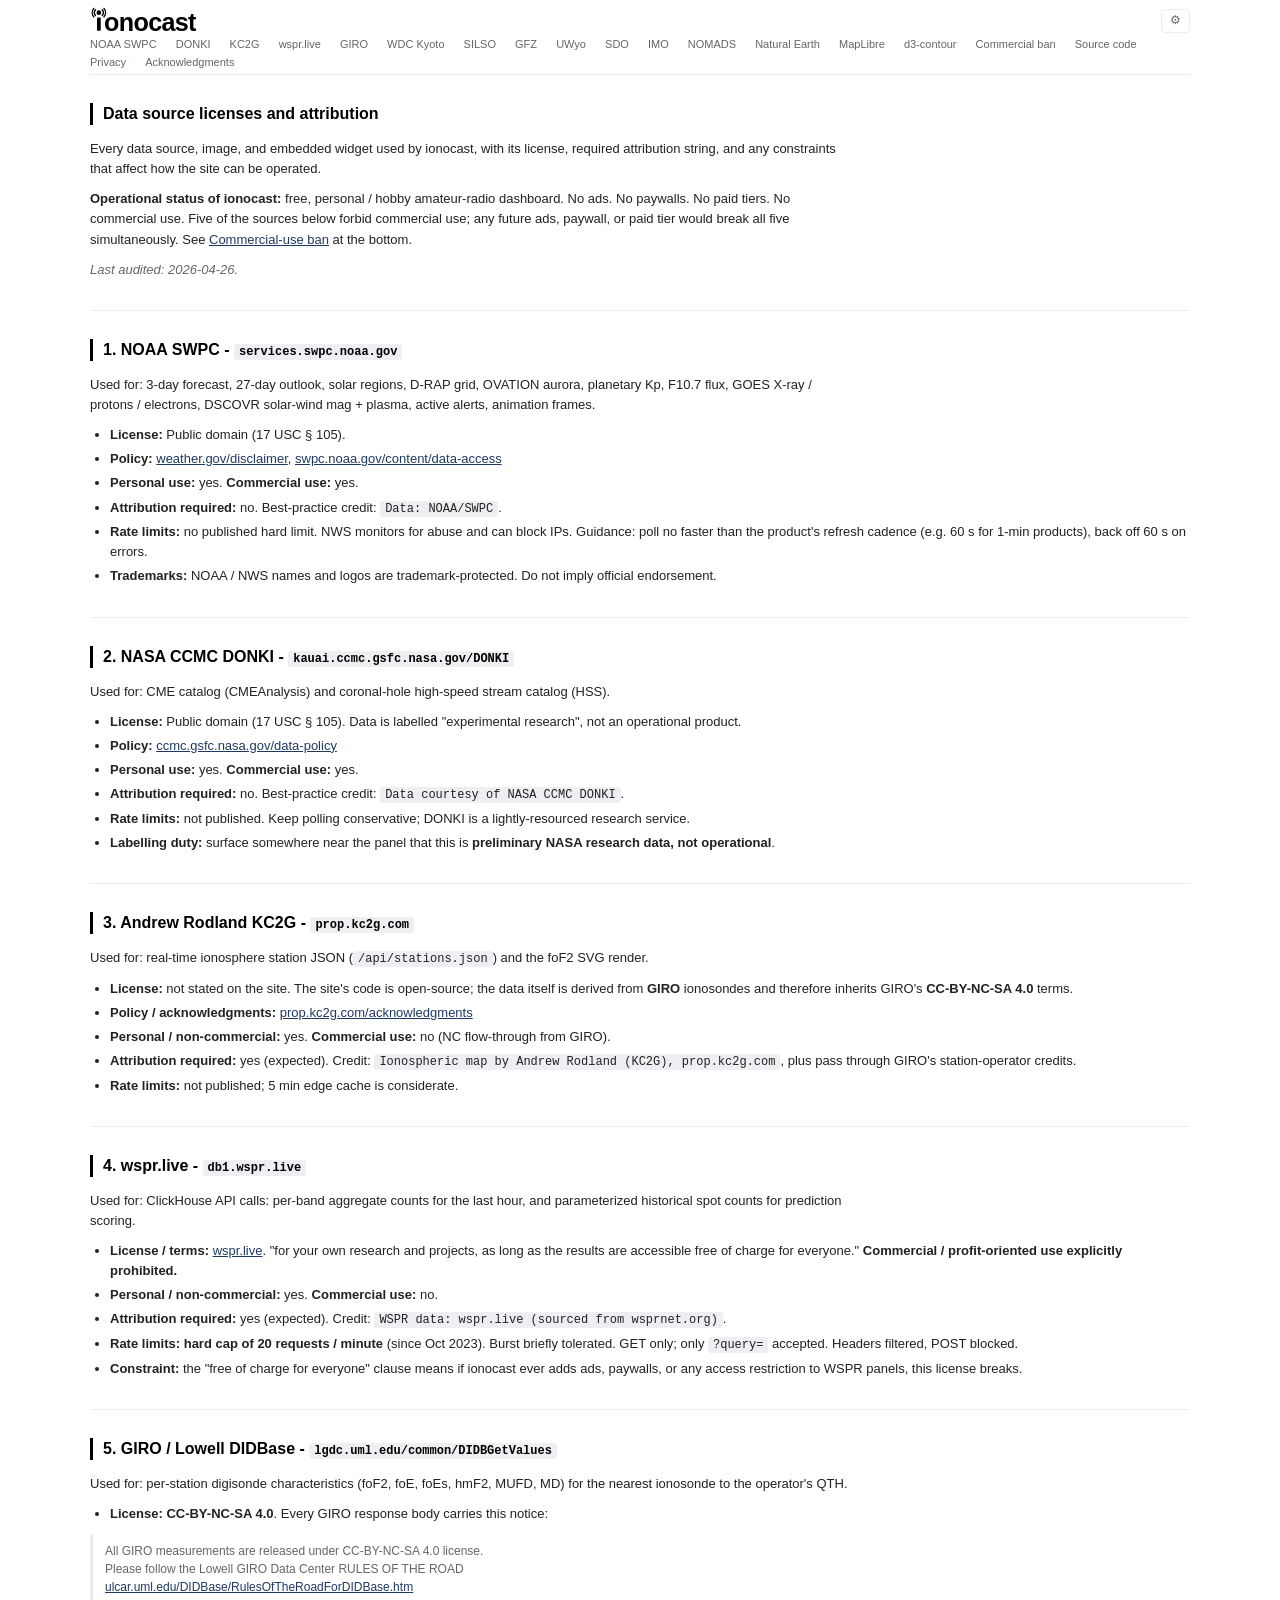
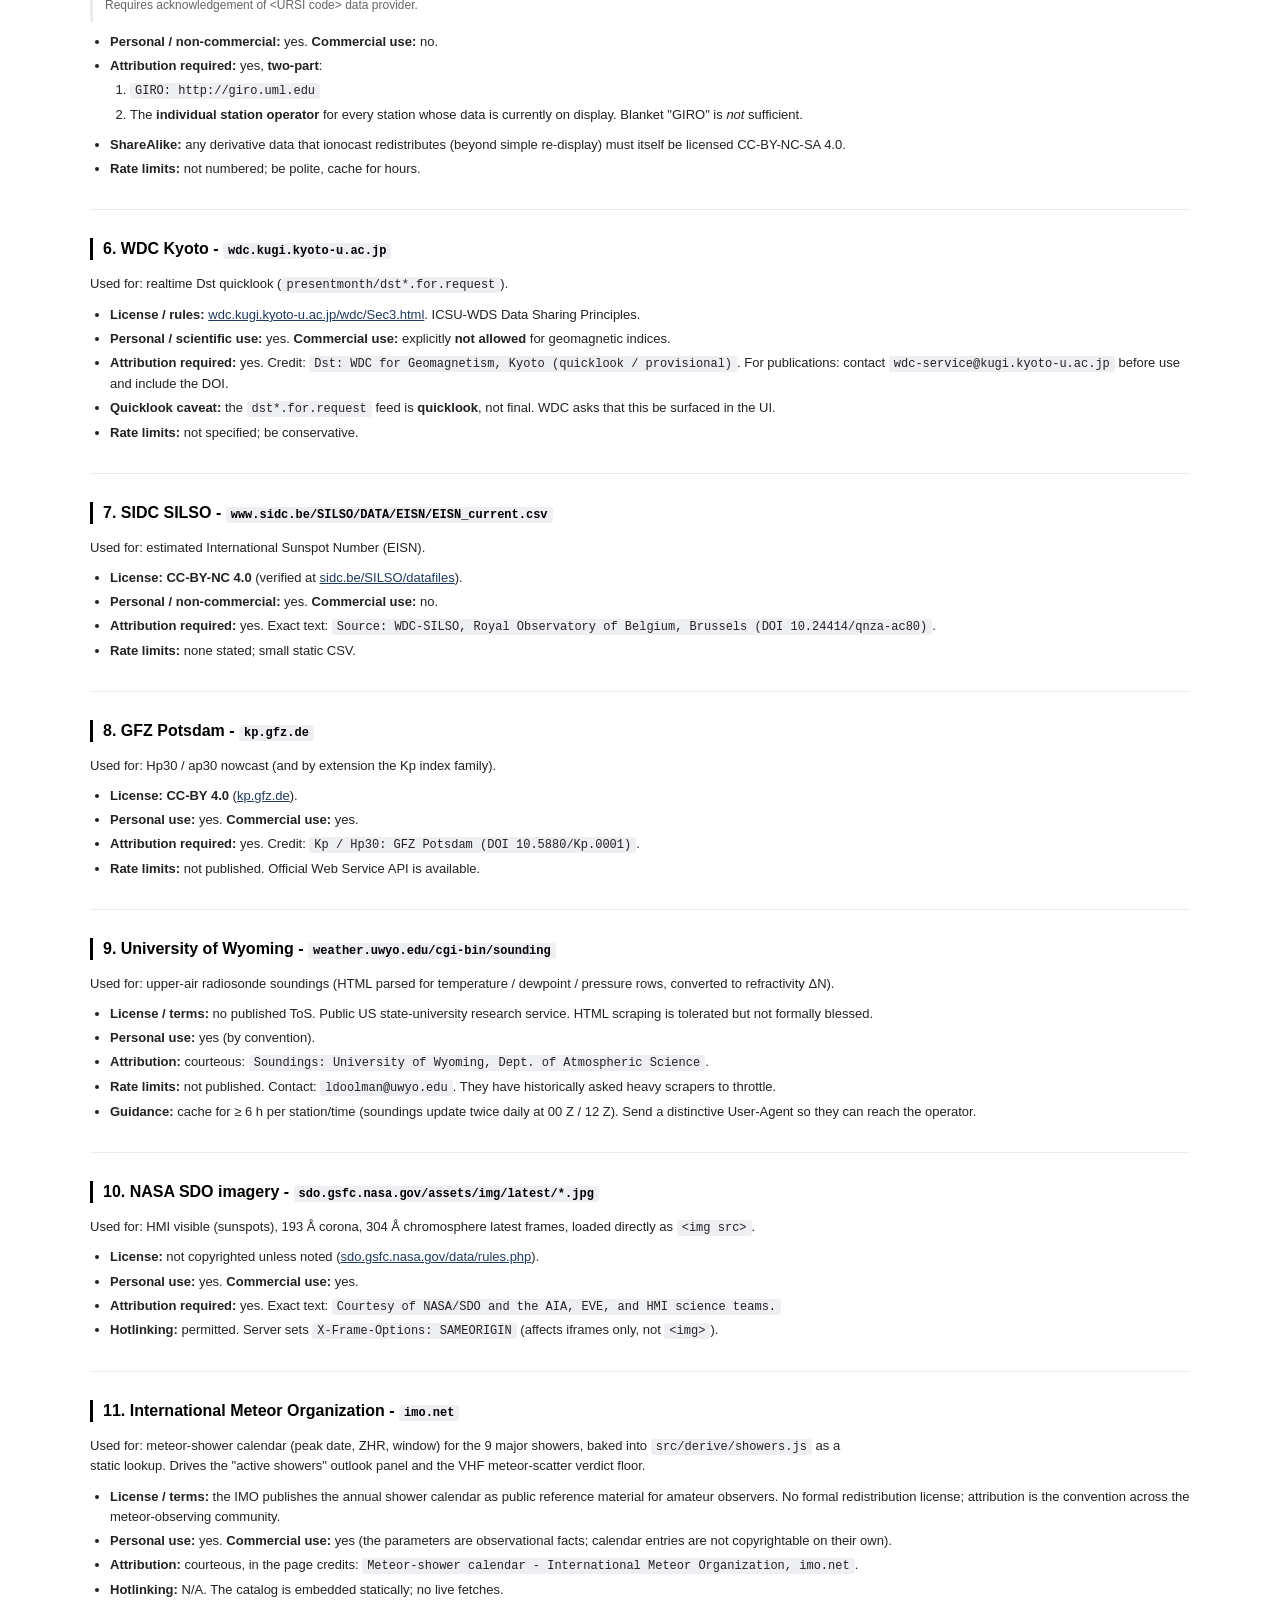
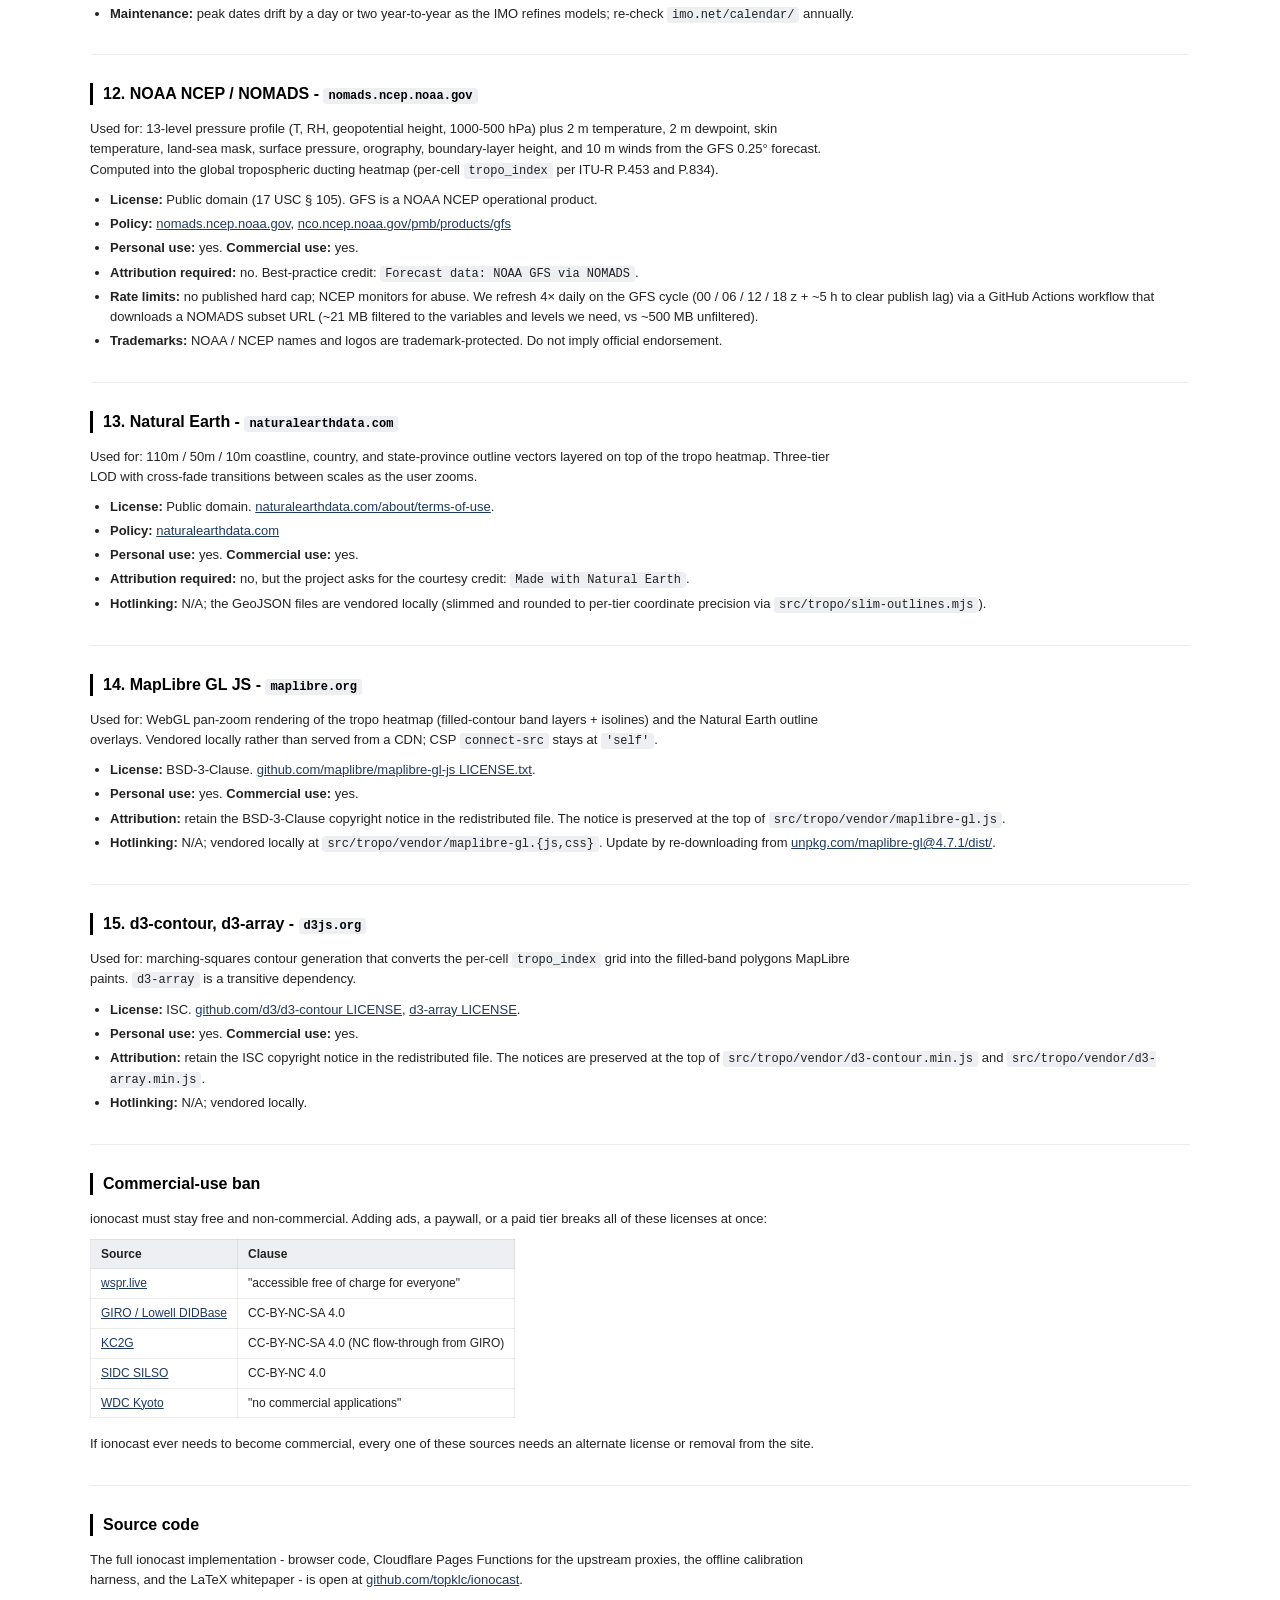
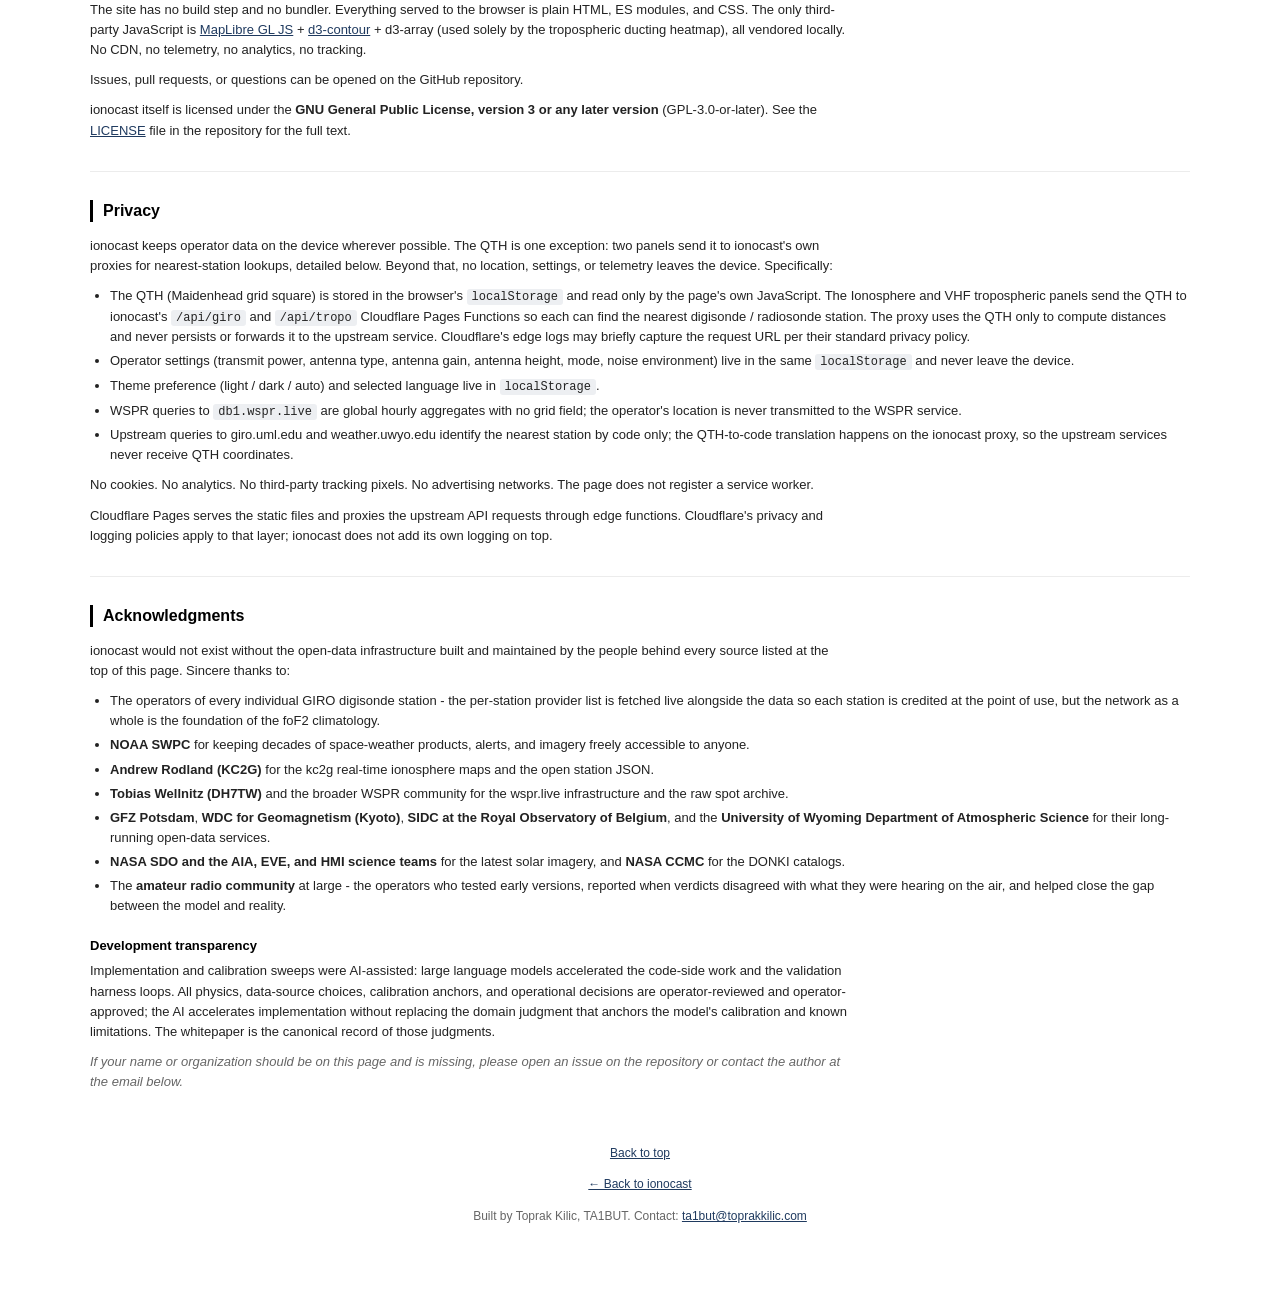
<file: licenses.html>
<!doctype html>
<html lang="en">
<head>
<meta charset="utf-8">
<meta name="viewport" content="width=device-width, initial-scale=1">
<title>Licenses and attribution - ionocast</title>
<meta name="description" content="Open-source licenses, data-source attributions, and operator credits for ionocast: SWPC, GIRO, kc2g, WSPRnet, SIDC, Bureau of Meteorology, and others.">
<meta name="author" content="Toprak Kilic, TA1BUT">
<meta name="robots" content="index,follow">
<link rel="canonical" href="https://ionocast.org/licenses.html">
<meta name="theme-color" content="#ffffff" media="(prefers-color-scheme: light)">
<meta name="theme-color" content="#0e1116" media="(prefers-color-scheme: dark)">

<meta property="og:type" content="website">
<meta property="og:title" content="Licenses and attribution - ionocast">
<meta property="og:description" content="Open-source licenses, data-source attributions, and operator credits for ionocast.">
<meta property="og:url" content="https://ionocast.org/licenses.html">
<meta property="og:image" content="https://ionocast.org/assets/og-image.png">
<meta property="og:site_name" content="ionocast">

<link rel="icon" type="image/svg+xml" href="favicon.svg">
<link rel="icon" type="image/png" sizes="192x192" href="assets/icon-192.png">
<link rel="apple-touch-icon" sizes="180x180" href="assets/apple-touch-icon.png">
<link rel="stylesheet" href="style.css">
<link rel="stylesheet" href="licenses.css">
</head>
<body class="licenses-page">

<div id="top"></div>
<header>
  <div class="header-row">
    <h1><a href="/"><img src="assets/logo.svg" alt="ionocast" class="logo"></a></h1>
    <div class="controls">
      <button id="settings-toggle" type="button" aria-label="Settings" aria-expanded="false" title="Language">&#9881;</button>
    </div>
  </div>
  <div class="sub" data-i18n="Licenses and attribution">Licenses and attribution</div>
  <div id="utc-clock" class="utc-clock"></div>
  <nav id="toc" class="toc" aria-label="Page sections">
    <a href="#noaa-swpc">NOAA SWPC</a>
    <a href="#donki">DONKI</a>
    <a href="#kc2g">KC2G</a>
    <a href="#wspr-live">wspr.live</a>
    <a href="#giro">GIRO</a>
    <a href="#wdc-kyoto">WDC Kyoto</a>
    <a href="#silso">SILSO</a>
    <a href="#gfz">GFZ</a>
    <a href="#uwyo">UWyo</a>
    <a href="#sdo">SDO</a>
    <a href="#imo">IMO</a>
    <a href="#nomads">NOMADS</a>
    <a href="#natural-earth">Natural Earth</a>
    <a href="#maplibre">MapLibre</a>
    <a href="#d3">d3-contour</a>
    <a href="#commercial-ban" data-i18n="Commercial ban">Commercial ban</a>
    <a href="#source-code" data-i18n="Source code">Source code</a>
    <a href="#privacy" data-i18n="Privacy">Privacy</a>
    <a href="#acknowledgments" data-i18n="Acknowledgments">Acknowledgments</a>
  </nav>
</header>

<main>

<section>
  <h2 data-i18n="Data source licenses and attribution">Data source licenses and attribution</h2>
  <p data-i18n="Every data source, image, and embedded widget used by ionocast, with its license, required attribution string, and any constraints that affect how the site can be operated.">Every data source, image, and embedded widget used by ionocast, with its license, required attribution string, and any constraints that affect how the site can be operated.</p>
  <p data-i18n-html="&lt;strong&gt;Operational status of ionocast:&lt;/strong&gt; free, personal / hobby amateur-radio dashboard. No ads. No paywalls. No paid tiers. No commercial use. Five of the sources below forbid commercial use; any future ads, paywall, or paid tier would break all five simultaneously. See &lt;a href=&quot;#commercial-ban&quot;&gt;Commercial-use ban&lt;/a&gt; at the bottom."><strong>Operational status of ionocast:</strong> free, personal / hobby amateur-radio dashboard. No ads. No paywalls. No paid tiers. No commercial use. Five of the sources below forbid commercial use; any future ads, paywall, or paid tier would break all five simultaneously. See <a href="#commercial-ban">Commercial-use ban</a> at the bottom.</p>
  <p class="licenses-meta" data-i18n="Last audited: 2026-04-26.">Last audited: 2026-04-26.</p>
</section>


<section id="noaa-swpc">
  <h2 data-i18n-html="1. NOAA SWPC - &lt;code&gt;services.swpc.noaa.gov&lt;/code&gt;">1. NOAA SWPC - <code>services.swpc.noaa.gov</code></h2>
  <p data-i18n="Used for: 3-day forecast, 27-day outlook, solar regions, D-RAP grid, OVATION aurora, planetary Kp, F10.7 flux, GOES X-ray / protons / electrons, DSCOVR solar-wind mag + plasma, active alerts, animation frames.">Used for: 3-day forecast, 27-day outlook, solar regions, D-RAP grid, OVATION aurora, planetary Kp, F10.7 flux, GOES X-ray / protons / electrons, DSCOVR solar-wind mag + plasma, active alerts, animation frames.</p>
  <ul>
    <li data-i18n-html="&lt;strong&gt;License:&lt;/strong&gt; Public domain (17 USC &amp;sect; 105)."><strong>License:</strong> Public domain (17 USC &sect; 105).</li>
    <li data-i18n-html="&lt;strong&gt;Policy:&lt;/strong&gt; &lt;a href=&quot;https://www.weather.gov/disclaimer&quot; target=&quot;_blank&quot; rel=&quot;noopener&quot;&gt;weather.gov/disclaimer&lt;/a&gt;, &lt;a href=&quot;https://www.swpc.noaa.gov/content/data-access&quot; target=&quot;_blank&quot; rel=&quot;noopener&quot;&gt;swpc.noaa.gov/content/data-access&lt;/a&gt;"><strong>Policy:</strong> <a href="https://www.weather.gov/disclaimer" target="_blank" rel="noopener">weather.gov/disclaimer</a>, <a href="https://www.swpc.noaa.gov/content/data-access" target="_blank" rel="noopener">swpc.noaa.gov/content/data-access</a></li>
    <li data-i18n-html="&lt;strong&gt;Personal use:&lt;/strong&gt; yes. &lt;strong&gt;Commercial use:&lt;/strong&gt; yes."><strong>Personal use:</strong> yes. <strong>Commercial use:</strong> yes.</li>
    <li data-i18n-html="&lt;strong&gt;Attribution required:&lt;/strong&gt; no. Best-practice credit: &lt;code&gt;Data: NOAA/SWPC&lt;/code&gt;."><strong>Attribution required:</strong> no. Best-practice credit: <code>Data: NOAA/SWPC</code>.</li>
    <li data-i18n-html="&lt;strong&gt;Rate limits:&lt;/strong&gt; no published hard limit. NWS monitors for abuse and can block IPs. Guidance: poll no faster than the product's refresh cadence (e.g. 60 s for 1-min products), back off 60 s on errors."><strong>Rate limits:</strong> no published hard limit. NWS monitors for abuse and can block IPs. Guidance: poll no faster than the product's refresh cadence (e.g. 60 s for 1-min products), back off 60 s on errors.</li>
    <li data-i18n-html="&lt;strong&gt;Trademarks:&lt;/strong&gt; NOAA / NWS names and logos are trademark-protected. Do not imply official endorsement."><strong>Trademarks:</strong> NOAA / NWS names and logos are trademark-protected. Do not imply official endorsement.</li>
  </ul>
</section>

<section id="donki">
  <h2>2. NASA CCMC DONKI - <code>kauai.ccmc.gsfc.nasa.gov/DONKI</code></h2>
  <p data-i18n="Used for: CME catalog (CMEAnalysis) and coronal-hole high-speed stream catalog (HSS).">Used for: CME catalog (CMEAnalysis) and coronal-hole high-speed stream catalog (HSS).</p>
  <ul>
    <li data-i18n-html='<strong>License:</strong> Public domain (17 USC § 105). Data is labelled "experimental research", not an operational product.'><strong>License:</strong> Public domain (17 USC &sect; 105). Data is labelled "experimental research", not an operational product.</li>
    <li data-i18n-html='<strong>Policy:</strong> <a href="https://ccmc.gsfc.nasa.gov/data-policy/" target="_blank" rel="noopener">ccmc.gsfc.nasa.gov/data-policy</a>'><strong>Policy:</strong> <a href="https://ccmc.gsfc.nasa.gov/data-policy/" target="_blank" rel="noopener">ccmc.gsfc.nasa.gov/data-policy</a></li>
    <li data-i18n-html="<strong>Personal use:</strong> yes. <strong>Commercial use:</strong> yes."><strong>Personal use:</strong> yes. <strong>Commercial use:</strong> yes.</li>
    <li data-i18n-html='<strong>Attribution required:</strong> no. Best-practice credit: <code>Data courtesy of NASA CCMC DONKI</code>.'><strong>Attribution required:</strong> no. Best-practice credit: <code>Data courtesy of NASA CCMC DONKI</code>.</li>
    <li data-i18n-html="<strong>Rate limits:</strong> not published. Keep polling conservative; DONKI is a lightly-resourced research service."><strong>Rate limits:</strong> not published. Keep polling conservative; DONKI is a lightly-resourced research service.</li>
    <li data-i18n-html="<strong>Labelling duty:</strong> surface somewhere near the panel that this is <strong>preliminary NASA research data, not operational</strong>."><strong>Labelling duty:</strong> surface somewhere near the panel that this is <strong>preliminary NASA research data, not operational</strong>.</li>
  </ul>
</section>

<section id="kc2g">
  <h2>3. Andrew Rodland KC2G - <code>prop.kc2g.com</code></h2>
  <p data-i18n-html='Used for: real-time ionosphere station JSON (<code>/api/stations.json</code>) and the foF2 SVG render.'>Used for: real-time ionosphere station JSON (<code>/api/stations.json</code>) and the foF2 SVG render.</p>
  <ul>
    <li data-i18n-html="<strong>License:</strong> not stated on the site. The site's code is open-source; the data itself is derived from <strong>GIRO</strong> ionosondes and therefore inherits GIRO's <strong>CC-BY-NC-SA 4.0</strong> terms."><strong>License:</strong> not stated on the site. The site's code is open-source; the data itself is derived from <strong>GIRO</strong> ionosondes and therefore inherits GIRO's <strong>CC-BY-NC-SA 4.0</strong> terms.</li>
    <li data-i18n-html='<strong>Policy / acknowledgments:</strong> <a href="https://prop.kc2g.com/acknowledgments/" target="_blank" rel="noopener">prop.kc2g.com/acknowledgments</a>'><strong>Policy / acknowledgments:</strong> <a href="https://prop.kc2g.com/acknowledgments/" target="_blank" rel="noopener">prop.kc2g.com/acknowledgments</a></li>
    <li data-i18n-html="<strong>Personal / non-commercial:</strong> yes. <strong>Commercial use:</strong> no (NC flow-through from GIRO)."><strong>Personal / non-commercial:</strong> yes. <strong>Commercial use:</strong> no (NC flow-through from GIRO).</li>
    <li data-i18n-html='<strong>Attribution required:</strong> yes (expected). Credit: <code>Ionospheric map by Andrew Rodland (KC2G), prop.kc2g.com</code>, plus pass through GIRO&#39;s station-operator credits.'><strong>Attribution required:</strong> yes (expected). Credit: <code>Ionospheric map by Andrew Rodland (KC2G), prop.kc2g.com</code>, plus pass through GIRO's station-operator credits.</li>
    <li data-i18n-html="<strong>Rate limits:</strong> not published; 5 min edge cache is considerate."><strong>Rate limits:</strong> not published; 5 min edge cache is considerate.</li>
  </ul>
</section>

<section id="wspr-live">
  <h2>4. wspr.live - <code>db1.wspr.live</code></h2>
  <p data-i18n="Used for: ClickHouse API calls: per-band aggregate counts for the last hour, and parameterized historical spot counts for prediction scoring.">Used for: ClickHouse API calls: per-band aggregate counts for the last hour, and parameterized historical spot counts for prediction scoring.</p>
  <ul>
    <li data-i18n-html='<strong>License / terms:</strong> <a href="https://wspr.live/" target="_blank" rel="noopener">wspr.live</a>. "for your own research and projects, as long as the results are accessible free of charge for everyone." <strong>Commercial / profit-oriented use explicitly prohibited.</strong>'><strong>License / terms:</strong> <a href="https://wspr.live/" target="_blank" rel="noopener">wspr.live</a>. "for your own research and projects, as long as the results are accessible free of charge for everyone." <strong>Commercial / profit-oriented use explicitly prohibited.</strong></li>
    <li data-i18n-html="<strong>Personal / non-commercial:</strong> yes. <strong>Commercial use:</strong> no."><strong>Personal / non-commercial:</strong> yes. <strong>Commercial use:</strong> no.</li>
    <li data-i18n-html='<strong>Attribution required:</strong> yes (expected). Credit: <code>WSPR data: wspr.live (sourced from wsprnet.org)</code>.'><strong>Attribution required:</strong> yes (expected). Credit: <code>WSPR data: wspr.live (sourced from wsprnet.org)</code>.</li>
    <li data-i18n-html='<strong>Rate limits:</strong> <strong>hard cap of 20 requests / minute</strong> (since Oct 2023). Burst briefly tolerated. GET only; only <code>?query=</code> accepted. Headers filtered, POST blocked.'><strong>Rate limits:</strong> <strong>hard cap of 20 requests / minute</strong> (since Oct 2023). Burst briefly tolerated. GET only; only <code>?query=</code> accepted. Headers filtered, POST blocked.</li>
    <li data-i18n-html='<strong>Constraint:</strong> the "free of charge for everyone" clause means if ionocast ever adds ads, paywalls, or any access restriction to WSPR panels, this license breaks.'><strong>Constraint:</strong> the "free of charge for everyone" clause means if ionocast ever adds ads, paywalls, or any access restriction to WSPR panels, this license breaks.</li>
  </ul>
</section>

<section id="giro">
  <h2>5. GIRO / Lowell DIDBase - <code>lgdc.uml.edu/common/DIDBGetValues</code></h2>
  <p data-i18n="Used for: per-station digisonde characteristics (foF2, foE, foEs, hmF2, MUFD, MD) for the nearest ionosonde to the operator's QTH.">Used for: per-station digisonde characteristics (foF2, foE, foEs, hmF2, MUFD, MD) for the nearest ionosonde to the operator's QTH.</p>
  <ul>
    <li data-i18n-html="<strong>License:</strong> <strong>CC-BY-NC-SA 4.0</strong>. Every GIRO response body carries this notice:"><strong>License:</strong> <strong>CC-BY-NC-SA 4.0</strong>. Every GIRO response body carries this notice:</li>
  </ul>
  <blockquote>
    All GIRO measurements are released under CC-BY-NC-SA 4.0 license.<br>
    Please follow the Lowell GIRO Data Center RULES OF THE ROAD<br>
    <a href="https://ulcar.uml.edu/DIDBase/RulesOfTheRoadForDIDBase.htm" target="_blank" rel="noopener">ulcar.uml.edu/DIDBase/RulesOfTheRoadForDIDBase.htm</a><br>
    Requires acknowledgement of &lt;URSI code&gt; data provider.
  </blockquote>
  <ul>
    <li data-i18n-html="<strong>Personal / non-commercial:</strong> yes. <strong>Commercial use:</strong> no."><strong>Personal / non-commercial:</strong> yes. <strong>Commercial use:</strong> no.</li>
    <li data-i18n-html='<strong>Attribution required:</strong> yes, <strong>two-part</strong>:
      <ol>
        <li><code>GIRO: http://giro.uml.edu</code></li>
        <li>The <strong>individual station operator</strong> for every station whose data is currently on display. Blanket "GIRO" is <em>not</em> sufficient.</li>
      </ol>'><strong>Attribution required:</strong> yes, <strong>two-part</strong>:
      <ol>
        <li><code>GIRO: http://giro.uml.edu</code></li>
        <li>The <strong>individual station operator</strong> for every station whose data is currently on display. Blanket "GIRO" is <em>not</em> sufficient.</li>
      </ol>
    </li>
    <li data-i18n-html="<strong>ShareAlike:</strong> any derivative data that ionocast redistributes (beyond simple re-display) must itself be licensed CC-BY-NC-SA 4.0."><strong>ShareAlike:</strong> any derivative data that ionocast redistributes (beyond simple re-display) must itself be licensed CC-BY-NC-SA 4.0.</li>
    <li data-i18n-html="<strong>Rate limits:</strong> not numbered; be polite, cache for hours."><strong>Rate limits:</strong> not numbered; be polite, cache for hours.</li>
  </ul>
</section>

<section id="wdc-kyoto">
  <h2>6. WDC Kyoto - <code>wdc.kugi.kyoto-u.ac.jp</code></h2>
  <p data-i18n-html='Used for: realtime Dst quicklook (<code>presentmonth/dst*.for.request</code>).'>Used for: realtime Dst quicklook (<code>presentmonth/dst*.for.request</code>).</p>
  <ul>
    <li data-i18n-html='<strong>License / rules:</strong> <a href="https://wdc.kugi.kyoto-u.ac.jp/wdc/Sec3.html" target="_blank" rel="noopener">wdc.kugi.kyoto-u.ac.jp/wdc/Sec3.html</a>. ICSU-WDS Data Sharing Principles.'><strong>License / rules:</strong> <a href="https://wdc.kugi.kyoto-u.ac.jp/wdc/Sec3.html" target="_blank" rel="noopener">wdc.kugi.kyoto-u.ac.jp/wdc/Sec3.html</a>. ICSU-WDS Data Sharing Principles.</li>
    <li data-i18n-html="<strong>Personal / scientific use:</strong> yes. <strong>Commercial use:</strong> explicitly <strong>not allowed</strong> for geomagnetic indices."><strong>Personal / scientific use:</strong> yes. <strong>Commercial use:</strong> explicitly <strong>not allowed</strong> for geomagnetic indices.</li>
    <li data-i18n-html='<strong>Attribution required:</strong> yes. Credit: <code>Dst: WDC for Geomagnetism, Kyoto (quicklook / provisional)</code>. For publications: contact <code>wdc-service@kugi.kyoto-u.ac.jp</code> before use and include the DOI.'><strong>Attribution required:</strong> yes. Credit: <code>Dst: WDC for Geomagnetism, Kyoto (quicklook / provisional)</code>. For publications: contact <code>wdc-service@kugi.kyoto-u.ac.jp</code> before use and include the DOI.</li>
    <li data-i18n-html='<strong>Quicklook caveat:</strong> the <code>dst*.for.request</code> feed is <strong>quicklook</strong>, not final. WDC asks that this be surfaced in the UI.'><strong>Quicklook caveat:</strong> the <code>dst*.for.request</code> feed is <strong>quicklook</strong>, not final. WDC asks that this be surfaced in the UI.</li>
    <li data-i18n-html="<strong>Rate limits:</strong> not specified; be conservative."><strong>Rate limits:</strong> not specified; be conservative.</li>
  </ul>
</section>

<section id="silso">
  <h2>7. SIDC SILSO - <code>www.sidc.be/SILSO/DATA/EISN/EISN_current.csv</code></h2>
  <p data-i18n="Used for: estimated International Sunspot Number (EISN).">Used for: estimated International Sunspot Number (EISN).</p>
  <ul>
    <li data-i18n-html='<strong>License:</strong> <strong>CC-BY-NC 4.0</strong> (verified at <a href="https://www.sidc.be/SILSO/datafiles" target="_blank" rel="noopener">sidc.be/SILSO/datafiles</a>).'><strong>License:</strong> <strong>CC-BY-NC 4.0</strong> (verified at <a href="https://www.sidc.be/SILSO/datafiles" target="_blank" rel="noopener">sidc.be/SILSO/datafiles</a>).</li>
    <li data-i18n-html="<strong>Personal / non-commercial:</strong> yes. <strong>Commercial use:</strong> no."><strong>Personal / non-commercial:</strong> yes. <strong>Commercial use:</strong> no.</li>
    <li data-i18n-html='<strong>Attribution required:</strong> yes. Exact text: <code>Source: WDC-SILSO, Royal Observatory of Belgium, Brussels (DOI 10.24414/qnza-ac80)</code>.'><strong>Attribution required:</strong> yes. Exact text: <code>Source: WDC-SILSO, Royal Observatory of Belgium, Brussels (DOI 10.24414/qnza-ac80)</code>.</li>
    <li data-i18n-html="<strong>Rate limits:</strong> none stated; small static CSV."><strong>Rate limits:</strong> none stated; small static CSV.</li>
  </ul>
</section>

<section id="gfz">
  <h2>8. GFZ Potsdam - <code>kp.gfz.de</code></h2>
  <p data-i18n="Used for: Hp30 / ap30 nowcast (and by extension the Kp index family).">Used for: Hp30 / ap30 nowcast (and by extension the Kp index family).</p>
  <ul>
    <li data-i18n-html='<strong>License:</strong> <strong>CC-BY 4.0</strong> (<a href="https://kp.gfz.de/" target="_blank" rel="noopener">kp.gfz.de</a>).'><strong>License:</strong> <strong>CC-BY 4.0</strong> (<a href="https://kp.gfz.de/" target="_blank" rel="noopener">kp.gfz.de</a>).</li>
    <li data-i18n-html="<strong>Personal use:</strong> yes. <strong>Commercial use:</strong> yes."><strong>Personal use:</strong> yes. <strong>Commercial use:</strong> yes.</li>
    <li data-i18n-html='<strong>Attribution required:</strong> yes. Credit: <code>Kp / Hp30: GFZ Potsdam (DOI 10.5880/Kp.0001)</code>.'><strong>Attribution required:</strong> yes. Credit: <code>Kp / Hp30: GFZ Potsdam (DOI 10.5880/Kp.0001)</code>.</li>
    <li data-i18n-html="<strong>Rate limits:</strong> not published. Official Web Service API is available."><strong>Rate limits:</strong> not published. Official Web Service API is available.</li>
  </ul>
</section>

<section id="uwyo">
  <h2>9. University of Wyoming - <code>weather.uwyo.edu/cgi-bin/sounding</code></h2>
  <p data-i18n="Used for: upper-air radiosonde soundings (HTML parsed for temperature / dewpoint / pressure rows, converted to refractivity ΔN).">Used for: upper-air radiosonde soundings (HTML parsed for temperature / dewpoint / pressure rows, converted to refractivity &Delta;N).</p>
  <ul>
    <li data-i18n-html="<strong>License / terms:</strong> no published ToS. Public US state-university research service. HTML scraping is tolerated but not formally blessed."><strong>License / terms:</strong> no published ToS. Public US state-university research service. HTML scraping is tolerated but not formally blessed.</li>
    <li data-i18n-html="<strong>Personal use:</strong> yes (by convention)."><strong>Personal use:</strong> yes (by convention).</li>
    <li data-i18n-html='<strong>Attribution:</strong> courteous: <code>Soundings: University of Wyoming, Dept. of Atmospheric Science</code>.'><strong>Attribution:</strong> courteous: <code>Soundings: University of Wyoming, Dept. of Atmospheric Science</code>.</li>
    <li data-i18n-html='<strong>Rate limits:</strong> not published. Contact: <code>ldoolman@uwyo.edu</code>. They have historically asked heavy scrapers to throttle.'><strong>Rate limits:</strong> not published. Contact: <code>ldoolman@uwyo.edu</code>. They have historically asked heavy scrapers to throttle.</li>
    <li data-i18n-html='<strong>Guidance:</strong> cache for ≥ 6 h per station/time (soundings update twice daily at 00 Z / 12 Z). Send a distinctive User-Agent so they can reach the operator.'><strong>Guidance:</strong> cache for &ge; 6 h per station/time (soundings update twice daily at 00 Z / 12 Z). Send a distinctive User-Agent so they can reach the operator.</li>
  </ul>
</section>

<section id="sdo">
  <h2>10. NASA SDO imagery - <code>sdo.gsfc.nasa.gov/assets/img/latest/*.jpg</code></h2>
  <p data-i18n-html='Used for: HMI visible (sunspots), 193 Å corona, 304 Å chromosphere latest frames, loaded directly as <code>&lt;img src&gt;</code>.'>Used for: HMI visible (sunspots), 193 &Aring; corona, 304 &Aring; chromosphere latest frames, loaded directly as <code>&lt;img src&gt;</code>.</p>
  <ul>
    <li data-i18n-html='<strong>License:</strong> not copyrighted unless noted (<a href="https://sdo.gsfc.nasa.gov/data/rules.php" target="_blank" rel="noopener">sdo.gsfc.nasa.gov/data/rules.php</a>).'><strong>License:</strong> not copyrighted unless noted (<a href="https://sdo.gsfc.nasa.gov/data/rules.php" target="_blank" rel="noopener">sdo.gsfc.nasa.gov/data/rules.php</a>).</li>
    <li data-i18n-html="<strong>Personal use:</strong> yes. <strong>Commercial use:</strong> yes."><strong>Personal use:</strong> yes. <strong>Commercial use:</strong> yes.</li>
    <li data-i18n-html='<strong>Attribution required:</strong> yes. Exact text: <code>Courtesy of NASA/SDO and the AIA, EVE, and HMI science teams.</code>'><strong>Attribution required:</strong> yes. Exact text: <code>Courtesy of NASA/SDO and the AIA, EVE, and HMI science teams.</code></li>
    <li data-i18n-html='<strong>Hotlinking:</strong> permitted. Server sets <code>X-Frame-Options: SAMEORIGIN</code> (affects iframes only, not <code>&lt;img&gt;</code>).'><strong>Hotlinking:</strong> permitted. Server sets <code>X-Frame-Options: SAMEORIGIN</code> (affects iframes only, not <code>&lt;img&gt;</code>).</li>
  </ul>
</section>

<section id="imo">
  <h2>11. International Meteor Organization - <code>imo.net</code></h2>
  <p data-i18n-html='Used for: meteor-shower calendar (peak date, ZHR, window) for the 9 major showers, baked into <code>src/derive/showers.js</code> as a static lookup. Drives the "active showers" outlook panel and the VHF meteor-scatter verdict floor.'>Used for: meteor-shower calendar (peak date, ZHR, window) for the 9 major showers, baked into <code>src/derive/showers.js</code> as a static lookup. Drives the "active showers" outlook panel and the VHF meteor-scatter verdict floor.</p>
  <ul>
    <li data-i18n-html="<strong>License / terms:</strong> the IMO publishes the annual shower calendar as public reference material for amateur observers. No formal redistribution license; attribution is the convention across the meteor-observing community."><strong>License / terms:</strong> the IMO publishes the annual shower calendar as public reference material for amateur observers. No formal redistribution license; attribution is the convention across the meteor-observing community.</li>
    <li data-i18n-html="<strong>Personal use:</strong> yes. <strong>Commercial use:</strong> yes (the parameters are observational facts; calendar entries are not copyrightable on their own)."><strong>Personal use:</strong> yes. <strong>Commercial use:</strong> yes (the parameters are observational facts; calendar entries are not copyrightable on their own).</li>
    <li data-i18n-html='<strong>Attribution:</strong> courteous, in the page credits: <code>Meteor-shower calendar - International Meteor Organization, imo.net</code>.'><strong>Attribution:</strong> courteous, in the page credits: <code>Meteor-shower calendar - International Meteor Organization, imo.net</code>.</li>
    <li data-i18n-html="<strong>Hotlinking:</strong> N/A. The catalog is embedded statically; no live fetches."><strong>Hotlinking:</strong> N/A. The catalog is embedded statically; no live fetches.</li>
    <li data-i18n-html='<strong>Maintenance:</strong> peak dates drift by a day or two year-to-year as the IMO refines models; re-check <code>imo.net/calendar/</code> annually.'><strong>Maintenance:</strong> peak dates drift by a day or two year-to-year as the IMO refines models; re-check <code>imo.net/calendar/</code> annually.</li>
  </ul>
</section>

<section id="nomads">
  <h2 data-i18n-html="12. NOAA NCEP / NOMADS - &lt;code&gt;nomads.ncep.noaa.gov&lt;/code&gt;">12. NOAA NCEP / NOMADS - <code>nomads.ncep.noaa.gov</code></h2>
  <p data-i18n-html="Used for: 13-level pressure profile (T, RH, geopotential height, 1000-500 hPa) plus 2 m temperature, 2 m dewpoint, skin temperature, land-sea mask, surface pressure, orography, boundary-layer height, and 10 m winds from the GFS 0.25° forecast. Computed into the global tropospheric ducting heatmap (per-cell &lt;code&gt;tropo_index&lt;/code&gt; per ITU-R P.453 and P.834).">Used for: 13-level pressure profile (T, RH, geopotential height, 1000-500 hPa) plus 2 m temperature, 2 m dewpoint, skin temperature, land-sea mask, surface pressure, orography, boundary-layer height, and 10 m winds from the GFS 0.25° forecast. Computed into the global tropospheric ducting heatmap (per-cell <code>tropo_index</code> per ITU-R P.453 and P.834).</p>
  <ul>
    <li data-i18n-html="&lt;strong&gt;License:&lt;/strong&gt; Public domain (17 USC &amp;sect; 105). GFS is a NOAA NCEP operational product."><strong>License:</strong> Public domain (17 USC &sect; 105). GFS is a NOAA NCEP operational product.</li>
    <li data-i18n-html="&lt;strong&gt;Policy:&lt;/strong&gt; &lt;a href=&quot;https://nomads.ncep.noaa.gov/&quot; target=&quot;_blank&quot; rel=&quot;noopener&quot;&gt;nomads.ncep.noaa.gov&lt;/a&gt;, &lt;a href=&quot;https://www.nco.ncep.noaa.gov/pmb/products/gfs/&quot; target=&quot;_blank&quot; rel=&quot;noopener&quot;&gt;nco.ncep.noaa.gov/pmb/products/gfs&lt;/a&gt;"><strong>Policy:</strong> <a href="https://nomads.ncep.noaa.gov/" target="_blank" rel="noopener">nomads.ncep.noaa.gov</a>, <a href="https://www.nco.ncep.noaa.gov/pmb/products/gfs/" target="_blank" rel="noopener">nco.ncep.noaa.gov/pmb/products/gfs</a></li>
    <li data-i18n-html="&lt;strong&gt;Personal use:&lt;/strong&gt; yes. &lt;strong&gt;Commercial use:&lt;/strong&gt; yes."><strong>Personal use:</strong> yes. <strong>Commercial use:</strong> yes.</li>
    <li data-i18n-html="&lt;strong&gt;Attribution required:&lt;/strong&gt; no. Best-practice credit: &lt;code&gt;Forecast data: NOAA GFS via NOMADS&lt;/code&gt;."><strong>Attribution required:</strong> no. Best-practice credit: <code>Forecast data: NOAA GFS via NOMADS</code>.</li>
    <li data-i18n-html="&lt;strong&gt;Rate limits:&lt;/strong&gt; no published hard cap; NCEP monitors for abuse. We refresh 4&amp;times; daily on the GFS cycle (00 / 06 / 12 / 18 z + ~5 h to clear publish lag) via a GitHub Actions workflow that downloads a NOMADS subset URL (~21 MB filtered to the variables and levels we need, vs ~500 MB unfiltered)."><strong>Rate limits:</strong> no published hard cap; NCEP monitors for abuse. We refresh 4&times; daily on the GFS cycle (00 / 06 / 12 / 18 z + ~5 h to clear publish lag) via a GitHub Actions workflow that downloads a NOMADS subset URL (~21 MB filtered to the variables and levels we need, vs ~500 MB unfiltered).</li>
    <li data-i18n-html="&lt;strong&gt;Trademarks:&lt;/strong&gt; NOAA / NCEP names and logos are trademark-protected. Do not imply official endorsement."><strong>Trademarks:</strong> NOAA / NCEP names and logos are trademark-protected. Do not imply official endorsement.</li>
  </ul>
</section>

<section id="natural-earth">
  <h2 data-i18n-html="13. Natural Earth - &lt;code&gt;naturalearthdata.com&lt;/code&gt;">13. Natural Earth - <code>naturalearthdata.com</code></h2>
  <p data-i18n="Used for: 110m / 50m / 10m coastline, country, and state-province outline vectors layered on top of the tropo heatmap. Three-tier LOD with cross-fade transitions between scales as the user zooms.">Used for: 110m / 50m / 10m coastline, country, and state-province outline vectors layered on top of the tropo heatmap. Three-tier LOD with cross-fade transitions between scales as the user zooms.</p>
  <ul>
    <li data-i18n-html="&lt;strong&gt;License:&lt;/strong&gt; Public domain. &lt;a href=&quot;https://www.naturalearthdata.com/about/terms-of-use/&quot; target=&quot;_blank&quot; rel=&quot;noopener&quot;&gt;naturalearthdata.com/about/terms-of-use&lt;/a&gt;."><strong>License:</strong> Public domain. <a href="https://www.naturalearthdata.com/about/terms-of-use/" target="_blank" rel="noopener">naturalearthdata.com/about/terms-of-use</a>.</li>
    <li data-i18n-html="&lt;strong&gt;Policy:&lt;/strong&gt; &lt;a href=&quot;https://www.naturalearthdata.com/&quot; target=&quot;_blank&quot; rel=&quot;noopener&quot;&gt;naturalearthdata.com&lt;/a&gt;"><strong>Policy:</strong> <a href="https://www.naturalearthdata.com/" target="_blank" rel="noopener">naturalearthdata.com</a></li>
    <li data-i18n-html="&lt;strong&gt;Personal use:&lt;/strong&gt; yes. &lt;strong&gt;Commercial use:&lt;/strong&gt; yes."><strong>Personal use:</strong> yes. <strong>Commercial use:</strong> yes.</li>
    <li data-i18n-html="&lt;strong&gt;Attribution required:&lt;/strong&gt; no, but the project asks for the courtesy credit: &lt;code&gt;Made with Natural Earth&lt;/code&gt;."><strong>Attribution required:</strong> no, but the project asks for the courtesy credit: <code>Made with Natural Earth</code>.</li>
    <li data-i18n-html="&lt;strong&gt;Hotlinking:&lt;/strong&gt; N/A; the GeoJSON files are vendored locally (slimmed and rounded to per-tier coordinate precision via &lt;code&gt;src/tropo/slim-outlines.mjs&lt;/code&gt;)."><strong>Hotlinking:</strong> N/A; the GeoJSON files are vendored locally (slimmed and rounded to per-tier coordinate precision via <code>src/tropo/slim-outlines.mjs</code>).</li>
  </ul>
</section>

<section id="maplibre">
  <h2 data-i18n-html="14. MapLibre GL JS - &lt;code&gt;maplibre.org&lt;/code&gt;">14. MapLibre GL JS - <code>maplibre.org</code></h2>
  <p data-i18n-html="Used for: WebGL pan-zoom rendering of the tropo heatmap (filled-contour band layers + isolines) and the Natural Earth outline overlays. Vendored locally rather than served from a CDN; CSP &lt;code&gt;connect-src&lt;/code&gt; stays at &lt;code&gt;'self'&lt;/code&gt;.">Used for: WebGL pan-zoom rendering of the tropo heatmap (filled-contour band layers + isolines) and the Natural Earth outline overlays. Vendored locally rather than served from a CDN; CSP <code>connect-src</code> stays at <code>'self'</code>.</p>
  <ul>
    <li data-i18n-html="&lt;strong&gt;License:&lt;/strong&gt; BSD-3-Clause. &lt;a href=&quot;https://github.com/maplibre/maplibre-gl-js/blob/main/LICENSE.txt&quot; target=&quot;_blank&quot; rel=&quot;noopener&quot;&gt;github.com/maplibre/maplibre-gl-js LICENSE.txt&lt;/a&gt;."><strong>License:</strong> BSD-3-Clause. <a href="https://github.com/maplibre/maplibre-gl-js/blob/main/LICENSE.txt" target="_blank" rel="noopener">github.com/maplibre/maplibre-gl-js LICENSE.txt</a>.</li>
    <li data-i18n-html="&lt;strong&gt;Personal use:&lt;/strong&gt; yes. &lt;strong&gt;Commercial use:&lt;/strong&gt; yes."><strong>Personal use:</strong> yes. <strong>Commercial use:</strong> yes.</li>
    <li data-i18n-html="&lt;strong&gt;Attribution:&lt;/strong&gt; retain the BSD-3-Clause copyright notice in the redistributed file. The notice is preserved at the top of &lt;code&gt;src/tropo/vendor/maplibre-gl.js&lt;/code&gt;."><strong>Attribution:</strong> retain the BSD-3-Clause copyright notice in the redistributed file. The notice is preserved at the top of <code>src/tropo/vendor/maplibre-gl.js</code>.</li>
    <li data-i18n-html="&lt;strong&gt;Hotlinking:&lt;/strong&gt; N/A; vendored locally at &lt;code&gt;src/tropo/vendor/maplibre-gl.{js,css}&lt;/code&gt;. Update by re-downloading from &lt;a href=&quot;https://unpkg.com/maplibre-gl@4.7.1/dist/&quot; target=&quot;_blank&quot; rel=&quot;noopener&quot;&gt;unpkg.com/maplibre-gl@4.7.1/dist/&lt;/a&gt;."><strong>Hotlinking:</strong> N/A; vendored locally at <code>src/tropo/vendor/maplibre-gl.{js,css}</code>. Update by re-downloading from <a href="https://unpkg.com/maplibre-gl@4.7.1/dist/" target="_blank" rel="noopener">unpkg.com/maplibre-gl@4.7.1/dist/</a>.</li>
  </ul>
</section>

<section id="d3">
  <h2 data-i18n-html="15. d3-contour, d3-array - &lt;code&gt;d3js.org&lt;/code&gt;">15. d3-contour, d3-array - <code>d3js.org</code></h2>
  <p data-i18n-html="Used for: marching-squares contour generation that converts the per-cell &lt;code&gt;tropo_index&lt;/code&gt; grid into the filled-band polygons MapLibre paints. &lt;code&gt;d3-array&lt;/code&gt; is a transitive dependency.">Used for: marching-squares contour generation that converts the per-cell <code>tropo_index</code> grid into the filled-band polygons MapLibre paints. <code>d3-array</code> is a transitive dependency.</p>
  <ul>
    <li data-i18n-html="&lt;strong&gt;License:&lt;/strong&gt; ISC. &lt;a href=&quot;https://github.com/d3/d3-contour/blob/main/LICENSE&quot; target=&quot;_blank&quot; rel=&quot;noopener&quot;&gt;github.com/d3/d3-contour LICENSE&lt;/a&gt;, &lt;a href=&quot;https://github.com/d3/d3-array/blob/main/LICENSE&quot; target=&quot;_blank&quot; rel=&quot;noopener&quot;&gt;d3-array LICENSE&lt;/a&gt;."><strong>License:</strong> ISC. <a href="https://github.com/d3/d3-contour/blob/main/LICENSE" target="_blank" rel="noopener">github.com/d3/d3-contour LICENSE</a>, <a href="https://github.com/d3/d3-array/blob/main/LICENSE" target="_blank" rel="noopener">d3-array LICENSE</a>.</li>
    <li data-i18n-html="&lt;strong&gt;Personal use:&lt;/strong&gt; yes. &lt;strong&gt;Commercial use:&lt;/strong&gt; yes."><strong>Personal use:</strong> yes. <strong>Commercial use:</strong> yes.</li>
    <li data-i18n-html="&lt;strong&gt;Attribution:&lt;/strong&gt; retain the ISC copyright notice in the redistributed file. The notices are preserved at the top of &lt;code&gt;src/tropo/vendor/d3-contour.min.js&lt;/code&gt; and &lt;code&gt;src/tropo/vendor/d3-array.min.js&lt;/code&gt;."><strong>Attribution:</strong> retain the ISC copyright notice in the redistributed file. The notices are preserved at the top of <code>src/tropo/vendor/d3-contour.min.js</code> and <code>src/tropo/vendor/d3-array.min.js</code>.</li>
    <li data-i18n-html="&lt;strong&gt;Hotlinking:&lt;/strong&gt; N/A; vendored locally."><strong>Hotlinking:</strong> N/A; vendored locally.</li>
  </ul>
</section>

<section id="commercial-ban">
  <h2 data-i18n="Commercial-use ban">Commercial-use ban</h2>
  <p data-i18n="ionocast must stay free and non-commercial. Adding ads, a paywall, or a paid tier breaks all of these licenses at once:">ionocast must stay free and non-commercial. Adding ads, a paywall, or a paid tier breaks all of these licenses at once:</p>
  <table>
    <thead><tr><th data-i18n="Source">Source</th><th data-i18n="Clause">Clause</th></tr></thead>
    <tbody>
      <tr><td><a href="#wspr-live">wspr.live</a></td><td data-i18n='"accessible free of charge for everyone"'>"accessible free of charge for everyone"</td></tr>
      <tr><td><a href="#giro">GIRO / Lowell DIDBase</a></td><td>CC-BY-NC-SA 4.0</td></tr>
      <tr><td><a href="#kc2g">KC2G</a></td><td data-i18n="CC-BY-NC-SA 4.0 (NC flow-through from GIRO)">CC-BY-NC-SA 4.0 (NC flow-through from GIRO)</td></tr>
      <tr><td><a href="#silso">SIDC SILSO</a></td><td>CC-BY-NC 4.0</td></tr>
      <tr><td><a href="#wdc-kyoto">WDC Kyoto</a></td><td data-i18n='"no commercial applications"'>"no commercial applications"</td></tr>
    </tbody>
  </table>
  <p data-i18n="If ionocast ever needs to become commercial, every one of these sources needs an alternate license or removal from the site.">If ionocast ever needs to become commercial, every one of these sources needs an alternate license or removal from the site.</p>

</section>

<section id="source-code">
  <h2 data-i18n="Source code">Source code</h2>
  <p data-i18n-html='The full ionocast implementation - browser code, Cloudflare Pages Functions for the upstream proxies, the offline calibration harness, and the LaTeX whitepaper - is open at <a href="https://github.com/topklc/ionocast" target="_blank" rel="noopener">github.com/topklc/ionocast</a>.'>The full ionocast implementation - browser code, Cloudflare Pages Functions for the upstream proxies, the offline calibration harness, and the LaTeX whitepaper - is open at <a href="https://github.com/topklc/ionocast" target="_blank" rel="noopener">github.com/topklc/ionocast</a>.</p>
  <p data-i18n-html="The site has no build step and no bundler. Everything served to the browser is plain HTML, ES modules, and CSS. The only third-party JavaScript is <a href=&quot;#maplibre&quot;>MapLibre GL JS</a> + <a href=&quot;#d3&quot;>d3-contour</a> + d3-array (used solely by the tropospheric ducting heatmap), all vendored locally. No CDN, no telemetry, no analytics, no tracking.">The site has no build step and no bundler. Everything served to the browser is plain HTML, ES modules, and CSS. The only third-party JavaScript is <a href="#maplibre">MapLibre GL JS</a> + <a href="#d3">d3-contour</a> + d3-array (used solely by the tropospheric ducting heatmap), all vendored locally. No CDN, no telemetry, no analytics, no tracking.</p>
  <p data-i18n="Issues, pull requests, or questions can be opened on the GitHub repository.">Issues, pull requests, or questions can be opened on the GitHub repository.</p>
  <p data-i18n-html='ionocast itself is licensed under the <strong>GNU General Public License, version 3 or any later version</strong> (GPL-3.0-or-later). See the <a href="https://github.com/topklc/ionocast/blob/main/LICENSE" target="_blank" rel="noopener">LICENSE</a> file in the repository for the full text.'>ionocast itself is licensed under the <strong>GNU General Public License, version 3 or any later version</strong> (GPL-3.0-or-later). See the <a href="https://github.com/topklc/ionocast/blob/main/LICENSE" target="_blank" rel="noopener">LICENSE</a> file in the repository for the full text.</p>
</section>

<section id="privacy">
  <h2 data-i18n="Privacy">Privacy</h2>
  <p data-i18n="ionocast keeps operator data on the device wherever possible. The QTH is one exception: two panels send it to ionocast's own proxies for nearest-station lookups, detailed below. Beyond that, no location, settings, or telemetry leaves the device. Specifically:">ionocast keeps operator data on the device wherever possible. The QTH is one exception: two panels send it to ionocast's own proxies for nearest-station lookups, detailed below. Beyond that, no location, settings, or telemetry leaves the device. Specifically:</p>
  <ul>
    <li data-i18n-html="The QTH (Maidenhead grid square) is stored in the browser's <code>localStorage</code> and read only by the page's own JavaScript. The Ionosphere and VHF tropospheric panels send the QTH to ionocast's <code>/api/giro</code> and <code>/api/tropo</code> Cloudflare Pages Functions so each can find the nearest digisonde / radiosonde station. The proxy uses the QTH only to compute distances and never persists or forwards it to the upstream service. Cloudflare's edge logs may briefly capture the request URL per their standard privacy policy.">The QTH (Maidenhead grid square) is stored in the browser's <code>localStorage</code> and read only by the page's own JavaScript. The Ionosphere and VHF tropospheric panels send the QTH to ionocast's <code>/api/giro</code> and <code>/api/tropo</code> Cloudflare Pages Functions so each can find the nearest digisonde / radiosonde station. The proxy uses the QTH only to compute distances and never persists or forwards it to the upstream service. Cloudflare's edge logs may briefly capture the request URL per their standard privacy policy.</li>
    <li data-i18n-html="Operator settings (transmit power, antenna type, antenna gain, antenna height, mode, noise environment) live in the same <code>localStorage</code> and never leave the device.">Operator settings (transmit power, antenna type, antenna gain, antenna height, mode, noise environment) live in the same <code>localStorage</code> and never leave the device.</li>
    <li data-i18n-html="Theme preference (light / dark / auto) and selected language live in <code>localStorage</code>.">Theme preference (light / dark / auto) and selected language live in <code>localStorage</code>.</li>
    <li data-i18n-html="WSPR queries to <code>db1.wspr.live</code> are global hourly aggregates with no grid field; the operator's location is never transmitted to the WSPR service.">WSPR queries to <code>db1.wspr.live</code> are global hourly aggregates with no grid field; the operator's location is never transmitted to the WSPR service.</li>
    <li data-i18n="Upstream queries to giro.uml.edu and weather.uwyo.edu identify the nearest station by code only; the QTH-to-code translation happens on the ionocast proxy, so the upstream services never receive QTH coordinates.">Upstream queries to giro.uml.edu and weather.uwyo.edu identify the nearest station by code only; the QTH-to-code translation happens on the ionocast proxy, so the upstream services never receive QTH coordinates.</li>
  </ul>
  <p data-i18n="No cookies. No analytics. No third-party tracking pixels. No advertising networks. The page does not register a service worker.">No cookies. No analytics. No third-party tracking pixels. No advertising networks. The page does not register a service worker.</p>
  <p data-i18n="Cloudflare Pages serves the static files and proxies the upstream API requests through edge functions. Cloudflare's privacy and logging policies apply to that layer; ionocast does not add its own logging on top.">Cloudflare Pages serves the static files and proxies the upstream API requests through edge functions. Cloudflare's privacy and logging policies apply to that layer; ionocast does not add its own logging on top.</p>
</section>

<section id="acknowledgments">
  <h2 data-i18n="Acknowledgments">Acknowledgments</h2>
  <p data-i18n="ionocast would not exist without the open-data infrastructure built and maintained by the people behind every source listed at the top of this page. Sincere thanks to:">ionocast would not exist without the open-data infrastructure built and maintained by the people behind every source listed at the top of this page. Sincere thanks to:</p>
  <ul>
    <li data-i18n="The operators of every individual GIRO digisonde station - the per-station provider list is fetched live alongside the data so each station is credited at the point of use, but the network as a whole is the foundation of the foF2 climatology.">The operators of every individual GIRO digisonde station - the per-station provider list is fetched live alongside the data so each station is credited at the point of use, but the network as a whole is the foundation of the foF2 climatology.</li>
    <li data-i18n-html="<strong>NOAA SWPC</strong> for keeping decades of space-weather products, alerts, and imagery freely accessible to anyone."><strong>NOAA SWPC</strong> for keeping decades of space-weather products, alerts, and imagery freely accessible to anyone.</li>
    <li data-i18n-html="<strong>Andrew Rodland (KC2G)</strong> for the kc2g real-time ionosphere maps and the open station JSON."><strong>Andrew Rodland (KC2G)</strong> for the kc2g real-time ionosphere maps and the open station JSON.</li>
    <li data-i18n-html="<strong>Tobias Wellnitz (DH7TW)</strong> and the broader WSPR community for the wspr.live infrastructure and the raw spot archive."><strong>Tobias Wellnitz (DH7TW)</strong> and the broader WSPR community for the wspr.live infrastructure and the raw spot archive.</li>
    <li data-i18n-html="<strong>GFZ Potsdam</strong>, <strong>WDC for Geomagnetism (Kyoto)</strong>, <strong>SIDC at the Royal Observatory of Belgium</strong>, and the <strong>University of Wyoming Department of Atmospheric Science</strong> for their long-running open-data services."><strong>GFZ Potsdam</strong>, <strong>WDC for Geomagnetism (Kyoto)</strong>, <strong>SIDC at the Royal Observatory of Belgium</strong>, and the <strong>University of Wyoming Department of Atmospheric Science</strong> for their long-running open-data services.</li>
    <li data-i18n-html="<strong>NASA SDO and the AIA, EVE, and HMI science teams</strong> for the latest solar imagery, and <strong>NASA CCMC</strong> for the DONKI catalogs."><strong>NASA SDO and the AIA, EVE, and HMI science teams</strong> for the latest solar imagery, and <strong>NASA CCMC</strong> for the DONKI catalogs.</li>
    <li data-i18n-html="The <strong>amateur radio community</strong> at large - the operators who tested early versions, reported when verdicts disagreed with what they were hearing on the air, and helped close the gap between the model and reality.">The <strong>amateur radio community</strong> at large - the operators who tested early versions, reported when verdicts disagreed with what they were hearing on the air, and helped close the gap between the model and reality.</li>
  </ul>
  <h3 data-i18n="Development transparency">Development transparency</h3>
  <p data-i18n="Implementation and calibration sweeps were AI-assisted: large language models accelerated the code-side work and the validation harness loops. All physics, data-source choices, calibration anchors, and operational decisions are operator-reviewed and operator-approved; the AI accelerates implementation without replacing the domain judgment that anchors the model's calibration and known limitations. The whitepaper is the canonical record of those judgments.">Implementation and calibration sweeps were AI-assisted: large language models accelerated the code-side work and the validation harness loops. All physics, data-source choices, calibration anchors, and operational decisions are operator-reviewed and operator-approved; the AI accelerates implementation without replacing the domain judgment that anchors the model's calibration and known limitations. The whitepaper is the canonical record of those judgments.</p>
  <p class="ack-note" data-i18n="If your name or organization should be on this page and is missing, please open an issue on the repository or contact the author at the email below.">If your name or organization should be on this page and is missing, please open an issue on the repository or contact the author at the email below.</p>
</section>

</main>

<footer>
  <a href="#top" data-i18n="Back to top">Back to top</a>
  <p><small><a href="/" data-i18n="← Back to ionocast">&larr; Back to ionocast</a></small></p>
  <p><small data-i18n-html='Built by Toprak Kilic, TA1BUT. Contact: <a href="mailto:ta1but@toprakkilic.com">ta1but@toprakkilic.com</a>'>Built by Toprak Kilic, TA1BUT. Contact: <a href="mailto:ta1but@toprakkilic.com">ta1but@toprakkilic.com</a></small></p>
</footer>

<script src="licenses.js" defer></script>

</body>
</html>
</file>
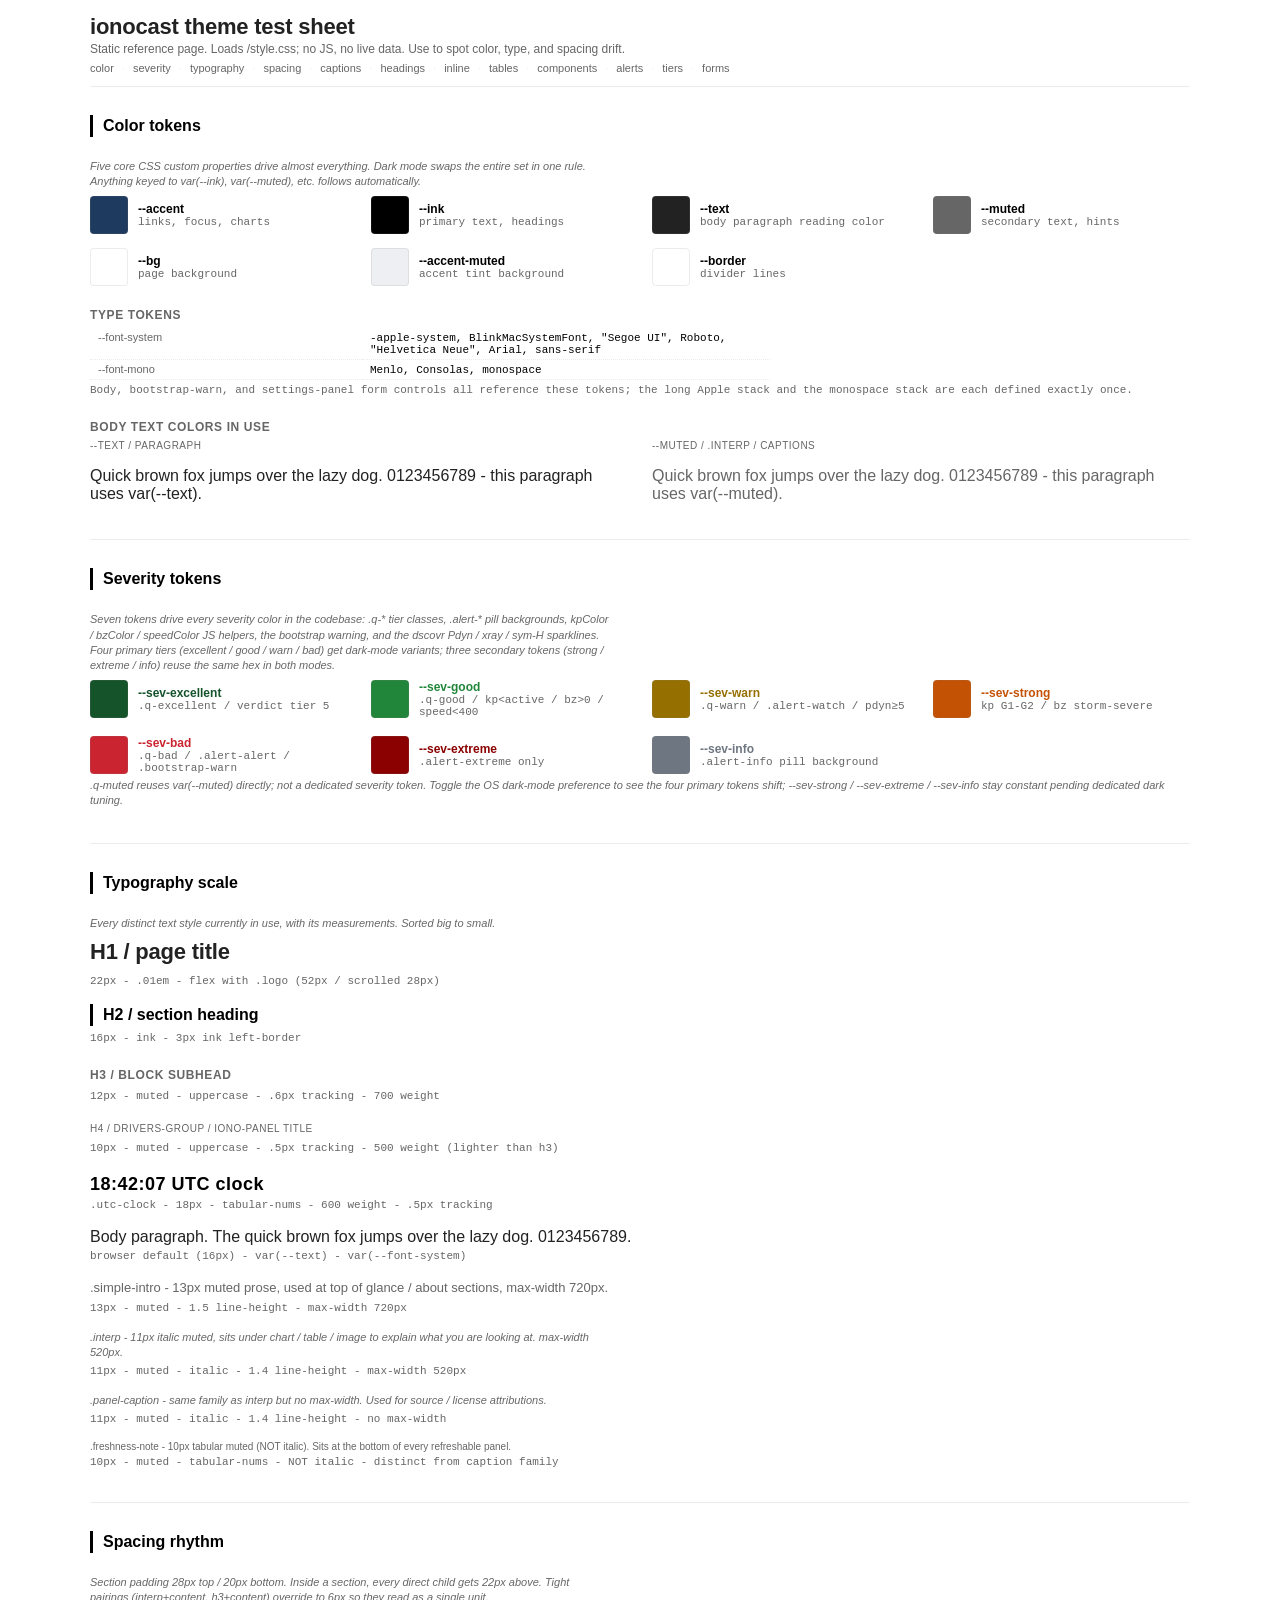
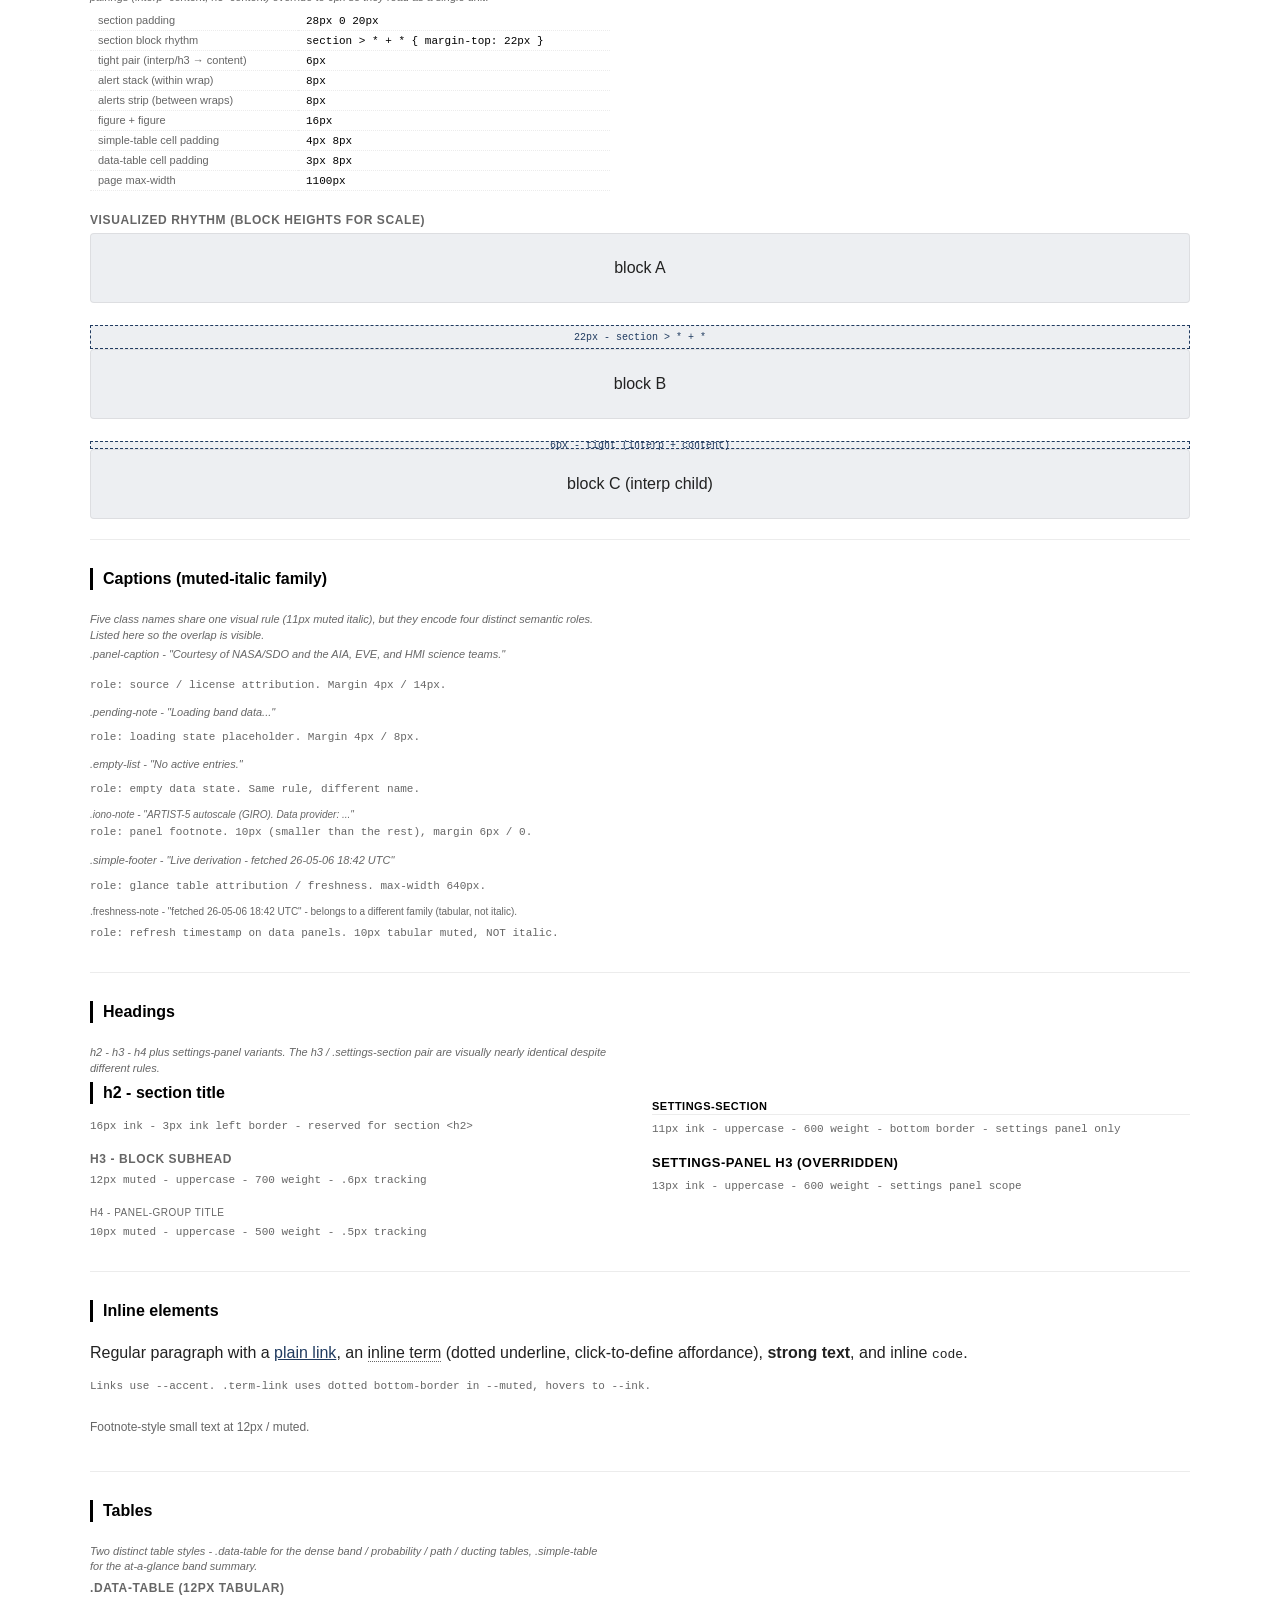
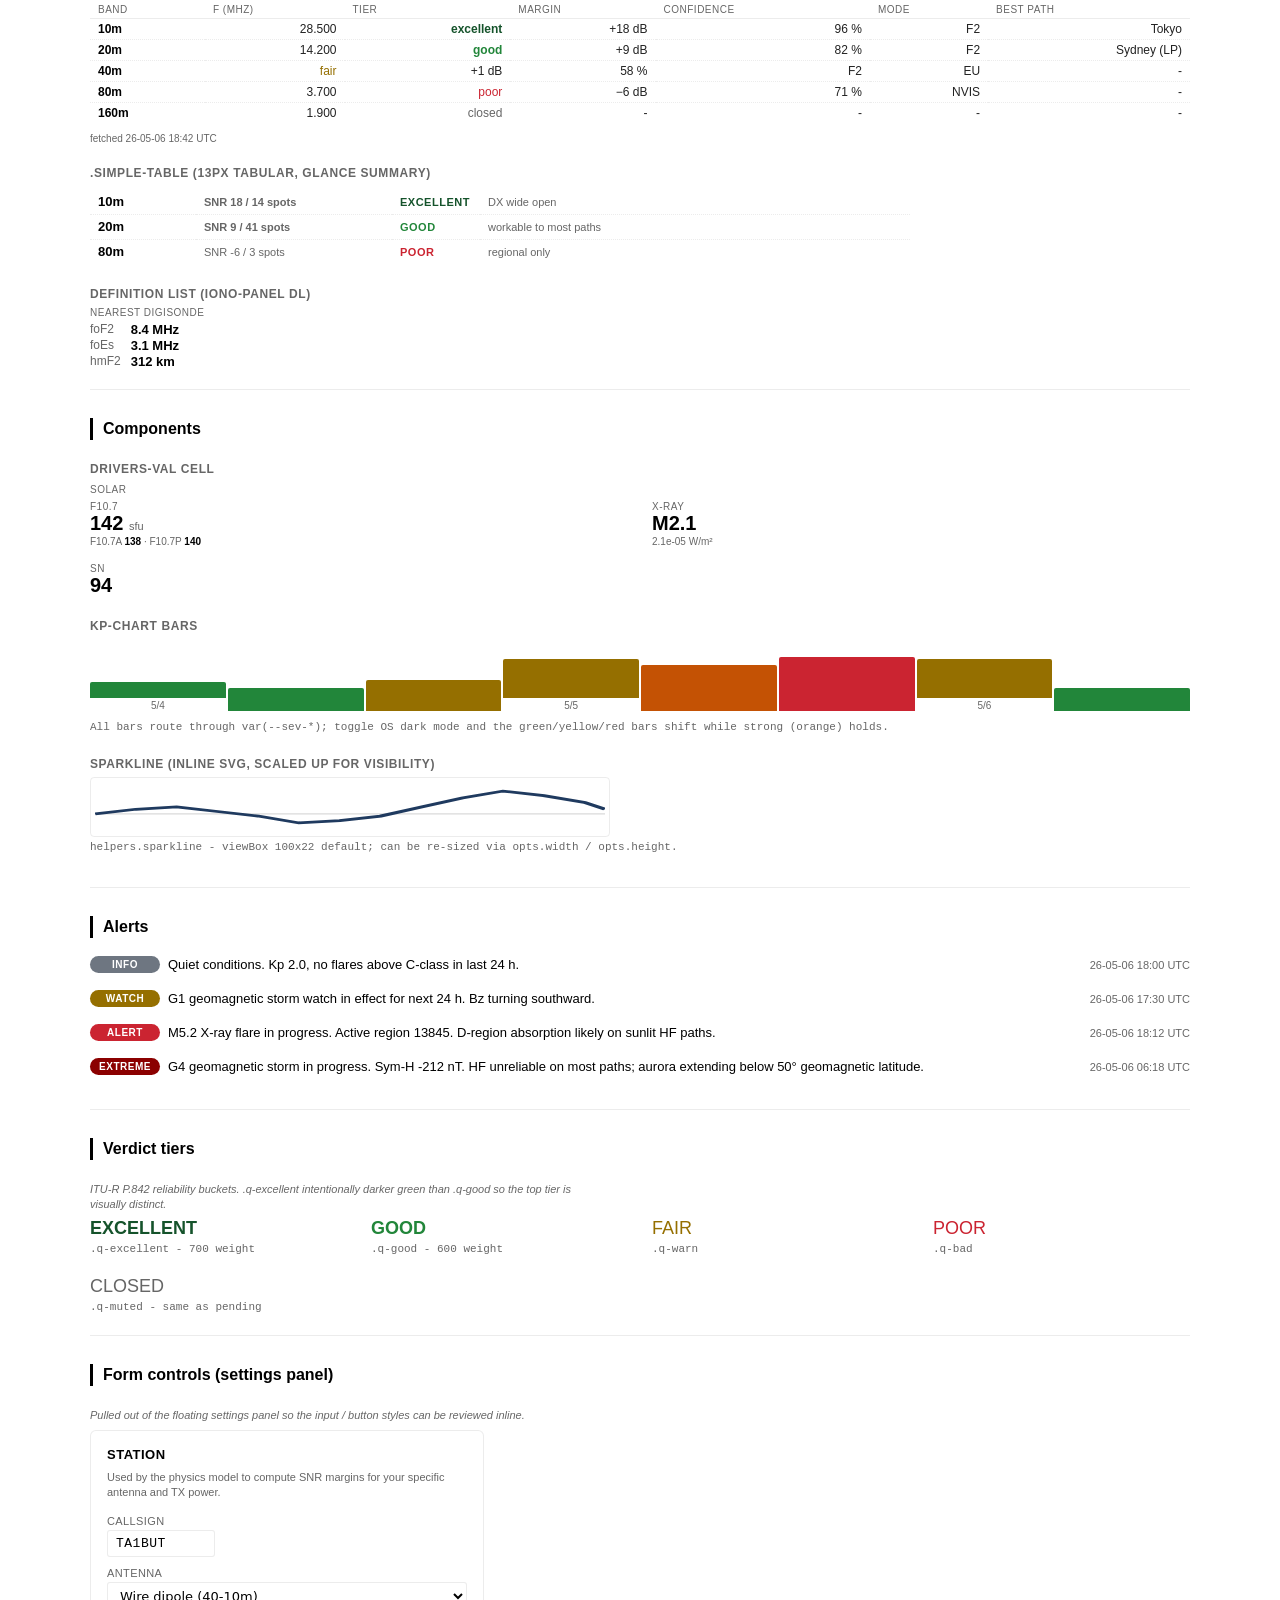
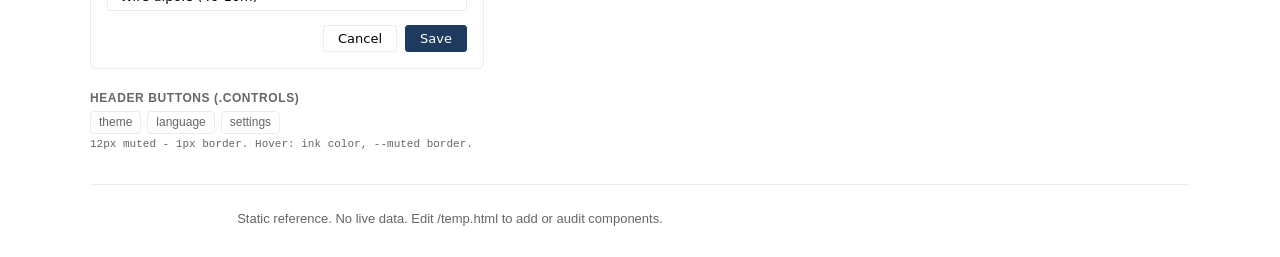
<file: reference.html>
<!doctype html>
<html lang="en">
<head>
<meta charset="utf-8">
<meta name="viewport" content="width=device-width,initial-scale=1">
<meta name="robots" content="noindex,nofollow">
<title>ionocast theme test sheet</title>
<link rel="stylesheet" href="/style.css">
<link rel="stylesheet" href="/reference.css">
</head>
<body>

<header>
  <div class="header-row">
    <h1><a href="/">ionocast theme test sheet</a></h1>
  </div>
  <div class="sub">Static reference page. Loads /style.css; no JS, no live data. Use to spot color, type, and spacing drift.</div>
  <div class="toc">
    <a href="#color">color</a>
    <a href="#severity">severity</a>
    <a href="#type">typography</a>
    <a href="#spacing">spacing</a>
    <a href="#captions">captions</a>
    <a href="#headings">headings</a>
    <a href="#inline">inline</a>
    <a href="#tables">tables</a>
    <a href="#components">components</a>
    <a href="#alerts">alerts</a>
    <a href="#tiers">tiers</a>
    <a href="#forms">forms</a>
  </div>
</header>


<!-- ============================================================
     1. Color tokens
     ============================================================ -->
<section id="color">
  <h2>Color tokens</h2>
  <p class="interp">Five core CSS custom properties drive almost everything. Dark mode swaps the entire set in one rule. Anything keyed to var(--ink), var(--muted), etc. follows automatically.</p>

  <div class="sheet-row cols-4">
    <div class="swatch">
      <div class="swatch-chip" style="background:var(--accent)"></div>
      <div><div class="swatch-name">--accent</div><div class="swatch-val">links, focus, charts</div></div>
    </div>
    <div class="swatch">
      <div class="swatch-chip" style="background:var(--ink)"></div>
      <div><div class="swatch-name">--ink</div><div class="swatch-val">primary text, headings</div></div>
    </div>
    <div class="swatch">
      <div class="swatch-chip" style="background:var(--text)"></div>
      <div><div class="swatch-name">--text</div><div class="swatch-val">body paragraph reading color</div></div>
    </div>
    <div class="swatch">
      <div class="swatch-chip" style="background:var(--muted)"></div>
      <div><div class="swatch-name">--muted</div><div class="swatch-val">secondary text, hints</div></div>
    </div>
  </div>
  <div class="sheet-row cols-4" style="margin-top:14px">
    <div class="swatch">
      <div class="swatch-chip" style="background:var(--bg);border:1px solid var(--border)"></div>
      <div><div class="swatch-name">--bg</div><div class="swatch-val">page background</div></div>
    </div>
    <div class="swatch">
      <div class="swatch-chip" style="background:var(--accent-muted);border:1px solid var(--border)"></div>
      <div><div class="swatch-name">--accent-muted</div><div class="swatch-val">accent tint background</div></div>
    </div>
    <div class="swatch">
      <div class="swatch-chip" style="background:transparent;border:1px solid var(--border)"></div>
      <div><div class="swatch-name">--border</div><div class="swatch-val">divider lines</div></div>
    </div>
  </div>

  <h3>Type tokens</h3>
  <table class="sheet-meta" style="max-width:680px">
    <tr><td>--font-system</td><td>-apple-system, BlinkMacSystemFont, "Segoe UI", Roboto, "Helvetica Neue", Arial, sans-serif</td></tr>
    <tr><td>--font-mono</td><td>Menlo, Consolas, monospace</td></tr>
  </table>
  <p class="anno">Body, bootstrap-warn, and settings-panel form controls all reference these tokens; the long Apple stack and the monospace stack are each defined exactly once.</p>

  <h3>Body text colors in use</h3>
  <div class="sheet-row">
    <div>
      <div class="type-label">--text / paragraph</div>
      <p>Quick brown fox jumps over the lazy dog. 0123456789 - this paragraph uses var(--text).</p>
    </div>
    <div>
      <div class="type-label">--muted / .interp / captions</div>
      <p style="color:var(--muted)">Quick brown fox jumps over the lazy dog. 0123456789 - this paragraph uses var(--muted).</p>
    </div>
  </div>
</section>


<!-- ============================================================
     2. Severity tokens (unified)
     ============================================================ -->
<section id="severity">
  <h2>Severity tokens</h2>
  <p class="interp">Seven tokens drive every severity color in the codebase: .q-* tier classes, .alert-* pill backgrounds, kpColor / bzColor / speedColor JS helpers, the bootstrap warning, and the dscovr Pdyn / xray / sym-H sparklines. Four primary tiers (excellent / good / warn / bad) get dark-mode variants; three secondary tokens (strong / extreme / info) reuse the same hex in both modes.</p>

  <div class="sheet-row cols-4">
    <div class="swatch"><div class="swatch-chip" style="background:var(--sev-excellent)"></div><div><div class="swatch-name" style="color:var(--sev-excellent)">--sev-excellent</div><div class="swatch-val">.q-excellent / verdict tier 5</div></div></div>
    <div class="swatch"><div class="swatch-chip" style="background:var(--sev-good)"></div><div><div class="swatch-name" style="color:var(--sev-good)">--sev-good</div><div class="swatch-val">.q-good / kp&lt;active / bz&gt;0 / speed&lt;400</div></div></div>
    <div class="swatch"><div class="swatch-chip" style="background:var(--sev-warn)"></div><div><div class="swatch-name" style="color:var(--sev-warn)">--sev-warn</div><div class="swatch-val">.q-warn / .alert-watch / pdyn≥5</div></div></div>
    <div class="swatch"><div class="swatch-chip" style="background:var(--sev-strong)"></div><div><div class="swatch-name" style="color:var(--sev-strong)">--sev-strong</div><div class="swatch-val">kp G1-G2 / bz storm-severe</div></div></div>
  </div>
  <div class="sheet-row cols-4" style="margin-top:18px">
    <div class="swatch"><div class="swatch-chip" style="background:var(--sev-bad)"></div><div><div class="swatch-name" style="color:var(--sev-bad)">--sev-bad</div><div class="swatch-val">.q-bad / .alert-alert / .bootstrap-warn</div></div></div>
    <div class="swatch"><div class="swatch-chip" style="background:var(--sev-extreme)"></div><div><div class="swatch-name" style="color:var(--sev-extreme)">--sev-extreme</div><div class="swatch-val">.alert-extreme only</div></div></div>
    <div class="swatch"><div class="swatch-chip" style="background:var(--sev-info)"></div><div><div class="swatch-name" style="color:var(--sev-info)">--sev-info</div><div class="swatch-val">.alert-info pill background</div></div></div>
  </div>

  <p class="panel-caption">.q-muted reuses var(--muted) directly; not a dedicated severity token. Toggle the OS dark-mode preference to see the four primary tokens shift; --sev-strong / --sev-extreme / --sev-info stay constant pending dedicated dark tuning.</p>
</section>


<!-- ============================================================
     3. Typography
     ============================================================ -->
<section id="type">
  <h2>Typography scale</h2>
  <p class="interp">Every distinct text style currently in use, with its measurements. Sorted big to small.</p>

  <h1 style="margin:8px 0">H1 / page title</h1>
  <p class="anno">22px - .01em - flex with .logo (52px / scrolled 28px)</p>

  <h2 style="margin:14px 0 4px;border-left:3px solid var(--ink);padding:2px 0 2px 10px">H2 / section heading</h2>
  <p class="anno">16px - ink - 3px ink left-border</p>

  <h3>H3 / block subhead</h3>
  <p class="anno">12px - muted - uppercase - .6px tracking - 700 weight</p>

  <h4 style="font-size:10px;text-transform:uppercase;letter-spacing:.5px;color:var(--muted);font-weight:500;margin:18px 0 6px">H4 / drivers-group / iono-panel title</h4>
  <p class="anno">10px - muted - uppercase - .5px tracking - 500 weight (lighter than h3)</p>

  <div class="utc-clock" style="margin:18px 0 0">18:42:07 UTC clock</div>
  <p class="anno">.utc-clock - 18px - tabular-nums - 600 weight - .5px tracking</p>

  <p style="margin:14px 0 0">Body paragraph. The quick brown fox jumps over the lazy dog. 0123456789.</p>
  <p class="anno">browser default (16px) - var(--text) - var(--font-system)</p>

  <p class="simple-intro" style="margin:14px 0 0">.simple-intro - 13px muted prose, used at top of glance / about sections, max-width 720px.</p>
  <p class="anno">13px - muted - 1.5 line-height - max-width 720px</p>

  <p class="interp" style="margin:14px 0 0">.interp - 11px italic muted, sits under chart / table / image to explain what you are looking at. max-width 520px.</p>
  <p class="anno">11px - muted - italic - 1.4 line-height - max-width 520px</p>

  <p class="panel-caption" style="margin:14px 0 0">.panel-caption - same family as interp but no max-width. Used for source / license attributions.</p>
  <p class="anno">11px - muted - italic - 1.4 line-height - no max-width</p>

  <p class="freshness-note" style="margin:14px 0 0">.freshness-note - 10px tabular muted (NOT italic). Sits at the bottom of every refreshable panel.</p>
  <p class="anno">10px - muted - tabular-nums - NOT italic - distinct from caption family</p>
</section>


<!-- ============================================================
     4. Spacing rhythm
     ============================================================ -->
<section id="spacing">
  <h2>Spacing rhythm</h2>
  <p class="interp">Section padding 28px top / 20px bottom. Inside a section, every direct child gets 22px above. Tight pairings (interp+content, h3+content) override to 6px so they read as a single unit.</p>

  <table class="sheet-meta" style="max-width:520px">
    <tr><td>section padding</td><td>28px 0 20px</td></tr>
    <tr><td>section block rhythm</td><td>section &gt; * + * { margin-top: 22px }</td></tr>
    <tr><td>tight pair (interp/h3 → content)</td><td>6px</td></tr>
    <tr><td>alert stack (within wrap)</td><td>8px</td></tr>
    <tr><td>alerts strip (between wraps)</td><td>8px</td></tr>
    <tr><td>figure + figure</td><td>16px</td></tr>
    <tr><td>simple-table cell padding</td><td>4px 8px</td></tr>
    <tr><td>data-table cell padding</td><td>3px 8px</td></tr>
    <tr><td>page max-width</td><td>1100px</td></tr>
  </table>

  <h3>Visualized rhythm (block heights for scale)</h3>
  <div class="demo-block" style="height:48px;display:flex;align-items:center;justify-content:center">block A</div>
  <div class="gap-box" style="height:22px;display:flex;align-items:center;justify-content:center">22px - section &gt; * + *</div>
  <div class="demo-block" style="height:48px;display:flex;align-items:center;justify-content:center;margin-top:0">block B</div>
  <div class="gap-box" style="height:6px;display:flex;align-items:center;justify-content:center">6px - tight (interp + content)</div>
  <div class="demo-block" style="height:48px;display:flex;align-items:center;justify-content:center;margin-top:0">block C (interp child)</div>
</section>


<!-- ============================================================
     5. Captions / muted-italic family
     ============================================================ -->
<section id="captions">
  <h2>Captions (muted-italic family)</h2>
  <p class="interp">Five class names share one visual rule (11px muted italic), but they encode four distinct semantic roles. Listed here so the overlap is visible.</p>

  <p class="panel-caption">.panel-caption - "Courtesy of NASA/SDO and the AIA, EVE, and HMI science teams."</p>
  <p class="anno">role: source / license attribution. Margin 4px / 14px.</p>

  <p class="pending-note">.pending-note - "Loading band data..."</p>
  <p class="anno">role: loading state placeholder. Margin 4px / 8px.</p>

  <p class="empty-list pending-note">.empty-list - "No active entries."</p>
  <p class="anno">role: empty data state. Same rule, different name.</p>

  <p class="iono-note">.iono-note - "ARTIST-5 autoscale (GIRO). Data provider: ..."</p>
  <p class="anno">role: panel footnote. 10px (smaller than the rest), margin 6px / 0.</p>

  <p class="simple-footer">.simple-footer - "Live derivation - fetched 26-05-06 18:42 UTC"</p>
  <p class="anno">role: glance table attribution / freshness. max-width 640px.</p>

  <p class="freshness-note">.freshness-note - "fetched 26-05-06 18:42 UTC" - belongs to a different family (tabular, not italic).</p>
  <p class="anno">role: refresh timestamp on data panels. 10px tabular muted, NOT italic.</p>
</section>


<!-- ============================================================
     6. Headings
     ============================================================ -->
<section id="headings">
  <h2>Headings</h2>
  <p class="interp">h2 - h3 - h4 plus settings-panel variants. The h3 / .settings-section pair are visually nearly identical despite different rules.</p>

  <div class="sheet-row">
    <div>
      <h2>h2 - section title</h2>
      <p class="anno">16px ink - 3px ink left border - reserved for section &lt;h2&gt;</p>

      <h3>h3 - block subhead</h3>
      <p class="anno">12px muted - uppercase - 700 weight - .6px tracking</p>

      <h4 style="font-size:10px;text-transform:uppercase;letter-spacing:.5px;color:var(--muted);font-weight:500;margin:18px 0 6px">h4 - panel-group title</h4>
      <p class="anno">10px muted - uppercase - 500 weight - .5px tracking</p>
    </div>
    <div>
      <div class="settings-section" style="font-size:11px;margin:14px 0 6px;padding:4px 0 2px;border-bottom:1px solid var(--border);color:var(--ink);text-transform:uppercase;letter-spacing:.5px;font-weight:600">settings-section</div>
      <p class="anno">11px ink - uppercase - 600 weight - bottom border - settings panel only</p>

      <div style="font-size:13px;color:var(--ink);text-transform:uppercase;letter-spacing:.5px;font-weight:600;margin:18px 0 8px">settings-panel h3 (overridden)</div>
      <p class="anno">13px ink - uppercase - 600 weight - settings panel scope</p>
    </div>
  </div>
</section>


<!-- ============================================================
     7. Inline elements
     ============================================================ -->
<section id="inline">
  <h2>Inline elements</h2>

  <p>Regular paragraph with a <a href="#">plain link</a>, an <a href="#" class="term-link" tabindex="0">inline term</a> (dotted underline, click-to-define affordance), <strong>strong text</strong>, and inline <code>code</code>.</p>
  <p class="anno">Links use --accent. .term-link uses dotted bottom-border in --muted, hovers to --ink.</p>

  <p><small>Footnote-style small text at 12px / muted.</small></p>
</section>


<!-- ============================================================
     8. Tables
     ============================================================ -->
<section id="tables">
  <h2>Tables</h2>
  <p class="interp">Two distinct table styles - .data-table for the dense band / probability / path / ducting tables, .simple-table for the at-a-glance band summary.</p>

  <h3>.data-table (12px tabular)</h3>
  <div class="table-scroll">
    <table class="data-table">
      <thead>
        <tr>
          <th>Band</th>
          <th class="num">f (MHz)</th>
          <th class="num">Tier</th>
          <th class="num">Margin</th>
          <th class="num">Confidence</th>
          <th class="num">Mode</th>
          <th class="num">Best Path</th>
        </tr>
      </thead>
      <tbody>
        <tr>
          <td class="band">10m</td>
          <td class="num">28.500</td>
          <td class="num q-excellent">excellent</td>
          <td class="num">+18 dB</td>
          <td class="num">96 %</td>
          <td class="num">F2</td>
          <td class="num">Tokyo</td>
        </tr>
        <tr>
          <td class="band">20m</td>
          <td class="num">14.200</td>
          <td class="num q-good">good</td>
          <td class="num">+9 dB</td>
          <td class="num">82 %</td>
          <td class="num">F2</td>
          <td class="num">Sydney (LP)</td>
        </tr>
        <tr>
          <td class="band">40m</td>
          <td class="num q-warn">fair</td>
          <td class="num">+1 dB</td>
          <td class="num">58 %</td>
          <td class="num">F2</td>
          <td class="num">EU</td>
          <td class="num">-</td>
        </tr>
        <tr>
          <td class="band">80m</td>
          <td class="num">3.700</td>
          <td class="num q-bad">poor</td>
          <td class="num">−6 dB</td>
          <td class="num">71 %</td>
          <td class="num">NVIS</td>
          <td class="num">-</td>
        </tr>
        <tr>
          <td class="band">160m</td>
          <td class="num">1.900</td>
          <td class="num q-muted">closed</td>
          <td class="num">-</td>
          <td class="num">-</td>
          <td class="num">-</td>
          <td class="num">-</td>
        </tr>
      </tbody>
    </table>
  </div>
  <p class="freshness-note">fetched 26-05-06 18:42 UTC</p>

  <h3>.simple-table (13px tabular, glance summary)</h3>
  <table class="simple-table">
    <tbody>
      <tr>
        <td class="band">10m</td>
        <td class="stats q-excellent">SNR 18 / 14 spots</td>
        <td class="verdict q-excellent">excellent</td>
        <td class="note">DX wide open</td>
      </tr>
      <tr>
        <td class="band">20m</td>
        <td class="stats q-good">SNR 9 / 41 spots</td>
        <td class="verdict q-good">good</td>
        <td class="note">workable to most paths</td>
      </tr>
      <tr>
        <td class="band">80m</td>
        <td class="stats q-bad">SNR -6 / 3 spots</td>
        <td class="verdict q-bad">poor</td>
        <td class="note">regional only</td>
      </tr>
    </tbody>
  </table>

  <h3>Definition list (iono-panel dl)</h3>
  <div class="iono-panel" style="max-width:340px">
    <h4 style="font-size:10px;text-transform:uppercase;letter-spacing:.5px;color:var(--muted);font-weight:500;margin:0 0 4px">Nearest digisonde</h4>
    <dl style="display:grid;grid-template-columns:auto 1fr;gap:1px 10px;font-size:13px;font-variant-numeric:tabular-nums;margin:0">
      <dt style="color:var(--muted);font-size:12px">foF2</dt><dd style="margin:0;color:var(--ink);font-weight:600">8.4 MHz</dd>
      <dt style="color:var(--muted);font-size:12px">foEs</dt><dd style="margin:0;color:var(--ink);font-weight:600">3.1 MHz</dd>
      <dt style="color:var(--muted);font-size:12px">hmF2</dt><dd style="margin:0;color:var(--ink);font-weight:600">312 km</dd>
    </dl>
  </div>
</section>


<!-- ============================================================
     9. Components
     ============================================================ -->
<section id="components">
  <h2>Components</h2>

  <h3>drivers-val cell</h3>
  <div class="drivers-row">
    <div class="drivers-group">
      <h4>Solar</h4>
      <div class="drivers-vals">
        <div class="drivers-val">
          <span class="drivers-val-label">F10.7</span>
          <span class="drivers-val-num">142 <span class="drivers-val-unit">sfu</span></span>
          <span class="drivers-val-sub">F10.7A <b>138</b> · F10.7P <b>140</b></span>
        </div>
        <div class="drivers-val">
          <span class="drivers-val-label">X-ray</span>
          <span class="drivers-val-num q-warn">M2.1 </span>
          <span class="drivers-val-sub">2.1e-05 W/m²</span>
        </div>
        <div class="drivers-val">
          <span class="drivers-val-label">SN</span>
          <span class="drivers-val-num">94</span>
        </div>
      </div>
    </div>
  </div>

  <h3>kp-chart bars</h3>
  <div class="kp-chart">
    <div class="kp-col"><div class="kp-bar" style="height:22%;background:var(--sev-good)"></div><span class="kp-date">5/4</span></div>
    <div class="kp-col"><div class="kp-bar" style="height:33%;background:var(--sev-good)"></div></div>
    <div class="kp-col"><div class="kp-bar" style="height:44%;background:var(--sev-warn)"></div></div>
    <div class="kp-col"><div class="kp-bar" style="height:55%;background:var(--sev-warn)"></div><span class="kp-date">5/5</span></div>
    <div class="kp-col"><div class="kp-bar" style="height:66%;background:var(--sev-strong)"></div></div>
    <div class="kp-col"><div class="kp-bar" style="height:77%;background:var(--sev-bad)"></div></div>
    <div class="kp-col"><div class="kp-bar" style="height:55%;background:var(--sev-warn)"></div><span class="kp-date">5/6</span></div>
    <div class="kp-col"><div class="kp-bar" style="height:33%;background:var(--sev-good)"></div></div>
  </div>
  <p class="anno">All bars route through var(--sev-*); toggle OS dark mode and the green/yellow/red bars shift while strong (orange) holds.</p>

  <h3>sparkline (inline SVG, scaled up for visibility)</h3>
  <svg viewBox="0 0 100 22" preserveAspectRatio="none" style="display:block;width:100%;max-width:520px;height:60px;border:1px solid var(--border);border-radius:4px;padding:4px;box-sizing:border-box">
    <line x1="0" x2="100" y1="14" y2="14" stroke="rgba(128,128,128,0.3)" stroke-width="0.5"></line>
    <polyline fill="none" stroke="var(--accent)" stroke-width="1.2" points="0,14 8,12 16,11 24,13 32,15 40,18 48,17 56,15 64,11 72,7 80,4 88,6 96,9 100,12"></polyline>
  </svg>
  <p class="anno">helpers.sparkline - viewBox 100x22 default; can be re-sized via opts.width / opts.height.</p>
</section>


<!-- ============================================================
     10. Alerts
     ============================================================ -->
<section id="alerts">
  <h2>Alerts</h2>

  <div class="alert-line alert-info">
    <span class="alert-label">INFO</span>
    <span class="alert-text">Quiet conditions. Kp 2.0, no flares above C-class in last 24 h.</span>
    <span class="alert-time">26-05-06 18:00 UTC</span>
  </div>
  <div class="alert-line alert-watch">
    <span class="alert-label">WATCH</span>
    <span class="alert-text">G1 geomagnetic storm watch in effect for next 24 h. Bz turning southward.</span>
    <span class="alert-time">26-05-06 17:30 UTC</span>
  </div>
  <div class="alert-line alert-alert">
    <span class="alert-label">ALERT</span>
    <span class="alert-text">M5.2 X-ray flare in progress. Active region 13845. D-region absorption likely on sunlit HF paths.</span>
    <span class="alert-time">26-05-06 18:12 UTC</span>
  </div>
  <div class="alert-line alert-extreme">
    <span class="alert-label">EXTREME</span>
    <span class="alert-text">G4 geomagnetic storm in progress. Sym-H -212 nT. HF unreliable on most paths; aurora extending below 50° geomagnetic latitude.</span>
    <span class="alert-time">26-05-06 06:18 UTC</span>
  </div>
</section>


<!-- ============================================================
     11. Verdict tiers
     ============================================================ -->
<section id="tiers">
  <h2>Verdict tiers</h2>
  <p class="interp">ITU-R P.842 reliability buckets. .q-excellent intentionally darker green than .q-good so the top tier is visually distinct.</p>
  <div class="sheet-row cols-4">
    <div><span class="q-excellent" style="font-size:18px;font-weight:700">EXCELLENT</span><div class="anno">.q-excellent - 700 weight</div></div>
    <div><span class="q-good" style="font-size:18px;font-weight:600">GOOD</span><div class="anno">.q-good - 600 weight</div></div>
    <div><span class="q-warn" style="font-size:18px">FAIR</span><div class="anno">.q-warn</div></div>
    <div><span class="q-bad" style="font-size:18px">POOR</span><div class="anno">.q-bad</div></div>
  </div>
  <div class="sheet-row cols-4" style="margin-top:18px">
    <div><span class="q-muted" style="font-size:18px">CLOSED</span><div class="anno">.q-muted - same as pending</div></div>
  </div>
</section>


<!-- ============================================================
     12. Forms (settings panel)
     ============================================================ -->
<section id="forms">
  <h2>Form controls (settings panel)</h2>
  <p class="interp">Pulled out of the floating settings panel so the input / button styles can be reviewed inline.</p>

  <div style="max-width:360px;border:1px solid var(--border);border-radius:6px;padding:16px;background:var(--bg)">
    <div style="font-size:13px;text-transform:uppercase;letter-spacing:.5px;color:var(--ink);font-weight:600;margin:0 0 8px">Station</div>
    <p style="font-size:11px;color:var(--muted);margin:0 0 14px;line-height:1.4">Used by the physics model to compute SNR margins for your specific antenna and TX power.</p>

    <div style="display:flex;flex-direction:column;gap:3px;margin-bottom:10px">
      <label style="font-size:11px;color:var(--muted);text-transform:uppercase;letter-spacing:.4px">Callsign</label>
      <input type="text" value="TA1BUT" style="padding:5px 8px;border:1px solid var(--border);border-radius:3px;font:13px Menlo,Consolas,monospace;background:var(--bg);color:var(--ink);text-transform:uppercase;width:90px;letter-spacing:.5px">
    </div>

    <div style="display:flex;flex-direction:column;gap:3px;margin-bottom:10px">
      <label style="font-size:11px;color:var(--muted);text-transform:uppercase;letter-spacing:.4px">Antenna</label>
      <select style="padding:5px 8px;border:1px solid var(--border);border-radius:3px;font:13px system-ui,sans-serif;background:var(--bg);color:var(--ink);width:100%">
        <option>Wire dipole (40-10m)</option>
        <option>Yagi 3-el</option>
        <option>Vertical (30-6m)</option>
      </select>
    </div>

    <div style="display:flex;gap:8px;margin-top:14px;justify-content:flex-end">
      <button style="padding:5px 14px;border:1px solid var(--border);border-radius:3px;font:13px system-ui,sans-serif;cursor:pointer;background:var(--bg);color:var(--ink)">Cancel</button>
      <button style="padding:5px 14px;border:1px solid var(--accent);border-radius:3px;font:13px system-ui,sans-serif;cursor:pointer;background:var(--accent);color:#fff">Save</button>
    </div>
  </div>

  <h3>Header buttons (.controls)</h3>
  <div class="controls" style="display:flex;gap:6px">
    <button>theme</button>
    <button>language</button>
    <button>settings</button>
  </div>
  <p class="anno">12px muted - 1px border. Hover: ink color, --muted border.</p>
</section>


<footer>
  <p class="credits-lead">Static reference. No live data. Edit /temp.html to add or audit components.</p>
</footer>

</body>
</html>
</file>
<file: style.css>
html{scroll-behavior:smooth}
:root{--accent:#1f3a5f;--accent-muted:rgba(31,58,95,.08);--ink:#000;--muted:#666;--border:rgba(128,128,128,.15);--bg:#fff;--header-height:118px}
/* Severity tokens. One source of truth for the verdict / alert / driver
   color scales. Reference via var(--sev-*) from CSS rules and from JS
   helpers (kpColor, bzColor, speedColor). The four primary tiers
   (excellent / good / warn / bad) get dark-mode variants below; the
   three secondary tokens (strong, extreme, info) reuse the same hex in
   both modes pending dedicated dark tuning. */
:root{--sev-excellent:#15532b;--sev-good:#22863a;--sev-warn:#956f00;--sev-strong:#c45204;--sev-bad:#cb2431;--sev-extreme:#8b0000;--sev-info:#6e7681}
/* Type + body-text tokens. --text is the comfortable-reading body
   color (slightly less stark than --ink, used for paragraphs). The
   font tokens are referenced in body and form controls so the
   system-font / monospace pair is defined exactly once. */
:root{--font-system:-apple-system,BlinkMacSystemFont,"Segoe UI",Roboto,"Helvetica Neue",Arial,sans-serif;--font-mono:Menlo,Consolas,monospace;--text:#222}
body{font-family:var(--font-system);-webkit-font-smoothing:antialiased;-moz-osx-font-smoothing:grayscale;max-width:1100px;margin:0 auto;padding:0 20px;color:var(--text);background:var(--bg)}

/* file:// + noscript bootstrap warning */
.bootstrap-warn{max-width:60ch;margin:24px auto;padding:12px 16px;border-left:3px solid var(--sev-bad);font:14px/1.5 var(--font-system);color:var(--sev-bad)}
.bootstrap-warn code{font-family:var(--font-mono);background:rgba(203,36,49,.08);padding:1px 5px;border-radius:3px}

/* header */
header{position:sticky;top:0;background:rgba(255,255,255,.95);backdrop-filter:blur(8px);-webkit-backdrop-filter:blur(8px);z-index:10;padding:14px 0 10px;border-bottom:1px solid var(--border);transition:padding .18s ease}
.header-row{display:flex;justify-content:space-between;align-items:center}
h1{font-size:22px;margin:0 0 2px;letter-spacing:-.01em;display:flex;align-items:center;gap:8px}
h1 .logo{height:52px;width:auto;flex:none;display:block;transition:height .18s ease}
h1 a{text-decoration:none;color:inherit;display:flex;align-items:center;gap:8px}
html.dark h1 .logo{filter:invert(1)}
@media(prefers-color-scheme:dark){html:not(.light) h1 .logo{filter:invert(1)}}
.controls{display:flex;gap:6px}
.controls button{background:none;border:1px solid var(--border);border-radius:4px;padding:3px 8px;font-size:12px;color:var(--muted);cursor:pointer;line-height:1.3}
.controls button:hover{color:var(--ink);border-color:var(--muted)}
.sub{color:var(--muted);font-size:12px;margin-bottom:4px;font-variant-numeric:tabular-nums;transition:opacity .15s ease,max-height .18s ease,margin .18s ease;overflow:hidden}
.utc-clock{font-size:18px;font-weight:600;font-variant-numeric:tabular-nums;color:var(--ink);margin-bottom:6px;letter-spacing:.5px;transition:opacity .15s ease,max-height .18s ease,margin .18s ease;overflow:hidden}
.toc{display:flex;flex-wrap:wrap;gap:2px 0;margin:0}
.toc a{font-size:11px;color:var(--muted);text-decoration:none;white-space:nowrap;padding:2px 0}
.toc a:hover{color:var(--accent);text-decoration:underline}
.toc a:not(:last-child)::after{content:"\00b7";display:inline-block;margin:0 8px;color:var(--border);text-decoration:none}

/* Compact header once the user has scrolled past the top sentinel.
   Keeps TOC + logo + gear reachable but drops the clock and sub line.
   Scoped to >600px because mobile keeps the header in-flow (see below). */
@media(min-width:601px){
  header.scrolled{--header-height:44px;padding:6px 0 4px}
  header.scrolled h1 .logo{height:28px}
  header.scrolled .sub,
  header.scrolled .utc-clock{opacity:0;max-height:0;margin:0;pointer-events:none}
}
@media(prefers-reduced-motion:reduce){
  header,header *{transition:none!important}
}

/* sections */
section{padding:28px 0 20px;border-bottom:1px solid var(--border)}
section:last-child{border-bottom:none}
h2{font-size:16px;margin:0 0 14px;border-left:3px solid var(--ink);padding:2px 0 2px 10px;color:var(--ink)}
h3{font-size:12px;margin:18px 0 6px;color:var(--muted);text-transform:uppercase;letter-spacing:.6px;font-weight:700}
/* Block rhythm inside a section. Every sibling after the first gets
   22px of breathing room so heterogeneous blocks (drivers-row,
   dscovr, kp-trend, grid, etc.) read as distinct subsections instead
   of one continuous slab. Intro-type elements (section-level .interp,
   h3 subhead, .simple-intro) break the rule: they sit tight against
   the content they introduce. */
section > * + *{margin-top:22px}
section > .interp{margin-top:22px;margin-bottom:4px}
.interp + *,h3 + *,.simple-intro + *{margin-top:6px}
/* Alerts section: the SWPC-alerts list and the soft-alerts list
   render in separate wrap divs. Without this override, the
   section > * + * rule pushes the soft-alerts wrap 22px below
   the last SWPC alert, breaking the visual rhythm of the alert
   stack. 8px matches the inter-alert gap inside each wrap.
   Selector uses aria-labelledby because the section's id is on
   the h2, not the section itself (per main.js convention). */
section[aria-labelledby="alerts"] > div + div{margin-top:8px}

/* images & figures */
img{max-width:100%;display:block;margin:0 auto}
iframe{width:100%;border:none;border-radius:6px;margin:10px 0;display:block}
figure{margin:0;display:flex;flex-direction:column;align-items:center}
figure + figure{margin-top:16px}
figure img{max-height:320px;object-fit:contain;width:auto;min-height:180px;aspect-ratio:4/3}
figure img.failed{opacity:.35;min-height:60px}
figcaption{font-size:11px;color:var(--muted);margin-top:6px}
.interp{font-size:11px;color:var(--muted);margin:3px 0 0;font-style:italic;line-height:1.4;max-width:520px}
figure .interp{text-align:center}

/* grids */
.grid{display:grid;grid-template-columns:repeat(auto-fit,minmax(320px,1fr));gap:16px}
.grid3{display:grid;grid-template-columns:repeat(auto-fit,minmax(260px,1fr));gap:16px}
.grid figure+figure,.grid3 figure+figure{margin-top:0}

/* data panels */
.dscovr-panel{margin:0}
.dscovr-values{display:grid;grid-template-columns:repeat(auto-fit,minmax(140px,1fr));gap:14px 28px;margin:8px 0}
.dscovr-box{display:flex;flex-direction:column;align-items:center;min-width:0}
.dscovr-label{font-size:10px;text-transform:uppercase;letter-spacing:.5px;color:var(--muted)}
.dscovr-num{font-size:30px;font-weight:700;font-variant-numeric:tabular-nums;line-height:1.2;color:var(--ink)}
.dscovr-unit{font-size:10px;color:var(--muted)}
.dscovr-spark{width:100%;max-width:520px;height:50px;display:block;margin:6px 0 2px}
.kp-panel{margin:0}
.kp-chart{display:flex;align-items:flex-end;gap:2px;height:70px;margin:8px 0}
.kp-col{display:flex;flex-direction:column;align-items:center;flex:1;height:100%;justify-content:flex-end}
.kp-bar{width:100%;min-height:2px;border-radius:2px 2px 0 0}
.kp-val{font-size:9px;line-height:1;color:var(--muted);margin-bottom:2px;font-variant-numeric:tabular-nums}
.kp-date{font-size:10px;color:var(--muted);margin-top:2px}

/* links & reference */
ul.links{font-size:13px;padding-left:18px;margin:6px 0 0}
ul.links li{margin:4px 0;break-inside:avoid}
a{color:var(--accent)}
small{color:var(--muted);font-size:12px}
.links-archive{margin-top:4px}
.links-archive h3{margin-top:0}
.links-archive h3+ul{margin-top:4px}
.links-archive ul.links{margin:0}

/* footer. Same vertical rhythm on every page that imports style.css:
   each direct child of <footer> is a block with 14 px above and below,
   and the first/last children flush against the footer's own padding. */
footer{padding:24px 0;text-align:center}
footer > *{display:block;margin:14px 0}
footer > *:first-child{margin-top:0}
footer > *:last-child{margin-bottom:0}
footer a{font-size:12px}
.credits-lead{max-width:720px;margin:4px 0 14px;color:var(--muted);font-size:13px;line-height:1.5}

/* Unified muted-italic caption. Shared by panel attribution
   captions, pending-state placeholders, iono-note footnotes, empty
   list fallbacks, and the glance-simple footer. Per-class overrides
   below tweak margin / max-width / font-size where the context needs
   it. */
.panel-caption,.pending-note,.iono-note,.empty-list,.simple-footer{
  color:var(--muted);
  font-size:11px;
  font-style:italic;
  line-height:1.5;
  margin:6px 0 10px;
}
.panel-caption{margin:4px 0 14px;line-height:1.4}
.simple-footer{max-width:640px}
.iono-note{font-size:10px;margin-top:6px;margin-bottom:0;line-height:1.4}
.path-table-toggle{
  background:none;border:0;padding:6px 0;margin:6px 0 0;
  font:12px var(--font-system);color:var(--muted);cursor:pointer;
}
.path-table-toggle:hover{color:var(--ink)}
.empty-list,.pending-note{margin:4px 0 8px}
a:focus-visible,
button:focus-visible,
select:focus-visible,
input:focus-visible,
[role="button"]:focus-visible,
[tabindex]:not([tabindex="-1"]):focus-visible{outline:2px solid var(--accent);outline-offset:2px;border-radius:3px}

/* responsive */
@media(max-width:600px){
  header{position:relative;backdrop-filter:none;-webkit-backdrop-filter:none}
  iframe{height:380px!important}
  .grid{grid-template-columns:1fr}
  .grid3{grid-template-columns:1fr}
  .dscovr-values{gap:16px}
  .dscovr-num{font-size:24px}
}

/* Dark mode: swap the token set. Everything keyed to var(--muted),
   var(--ink), var(--bg), var(--border), var(--accent) follows
   automatically; no per-property overrides needed. */
@media(prefers-color-scheme:dark){
  html:not(.light){--accent:#9cc8ff;--accent-muted:rgba(156,200,255,.06);--ink:#fff;--muted:#8a9199;--border:rgba(128,128,128,.2);--bg:#0e1116;--text:#d0d4da}
  html:not(.light){--sev-excellent:#3fbf6b;--sev-good:#7fd494;--sev-warn:#e3c872;--sev-strong:#d15704;--sev-bad:#f28690}
  html:not(.light) header{background:rgba(14,17,22,.92)}
}
html.dark{--accent:#9cc8ff;--accent-muted:rgba(156,200,255,.06);--ink:#fff;--muted:#8a9199;--border:rgba(128,128,128,.2);--bg:#0e1116;--text:#d0d4da}
html.dark{--sev-excellent:#3fbf6b;--sev-good:#7fd494;--sev-warn:#e3c872;--sev-strong:#d15704;--sev-bad:#f28690}
html.dark header{background:rgba(14,17,22,.92)}
html.light{--accent:#1f3a5f;--accent-muted:rgba(31,58,95,.08);--ink:#000;--muted:#666;--border:rgba(128,128,128,.15);--bg:#fff;--text:#222}
html.light{--sev-excellent:#15532b;--sev-good:#22863a;--sev-warn:#956f00;--sev-strong:#c45204;--sev-bad:#cb2431}
html.light header{background:rgba(255,255,255,.95)}

/* print */
@media print{
  header{position:relative;border:none}
  body{max-width:none;margin:0;color:#000}
  iframe{display:none}
  section{border:none}
  h2{break-after:avoid}
  figure{break-inside:avoid}
  a{color:#000;text-decoration:underline}
  a[href]::after{content:" (" attr(href) ")";font-size:10px;word-break:break-all}
  /* fixed-position UI doesn't belong in print output */
  #settings-panel,#term-popover,#settings-toggle,.controls{display:none}
  /* term links shouldn't double-print their own URL ("(undefined)") */
  a.term-link[href]::after{content:""}
}

/* Inline term affordance: click only.
   Click on .term-link shows #term-popover with the term's full definition,
   sourced from the in-code DEFINITIONS map (see src/definitions.js). */
a.term-link{text-decoration:none;border-bottom:1px dotted var(--muted);cursor:pointer;color:inherit;text-decoration-skip-ink:auto}
a.term-link:hover{color:var(--ink);border-bottom-color:var(--ink)}
a.term-link:focus-visible{outline:2px solid var(--accent);outline-offset:2px;border-radius:2px}

/* Operator settings panel (gear icon in header). */
#settings-panel{position:fixed;z-index:60;width:360px;max-width:calc(100vw - 32px);max-height:calc(100vh - var(--header-height) - 24px);overflow-y:auto;padding:16px;background:var(--bg);border:1px solid var(--border);border-radius:6px;box-shadow:0 8px 24px rgba(0,0,0,.12);transition:max-height .18s ease}
#settings-panel[hidden]{display:none}
#settings-panel h3{font-size:13px;margin:0 0 8px;color:var(--ink);text-transform:uppercase;letter-spacing:.5px;border:none;padding:0}
#settings-panel .settings-help{font-size:11px;color:var(--muted);margin:0 0 14px;line-height:1.4}
#settings-panel .settings-row{display:flex;flex-direction:column;gap:3px;margin-bottom:10px}
#settings-panel .settings-row label{font-size:11px;color:var(--muted);text-transform:uppercase;letter-spacing:.5px}
#settings-panel select{padding:5px 8px;border:1px solid var(--border);border-radius:3px;font:13px var(--font-system);background:var(--bg);color:var(--ink);width:100%}
#settings-panel .settings-actions{display:flex;gap:8px;margin-top:14px;justify-content:flex-end}
#settings-panel button{padding:5px 14px;border:1px solid var(--border);border-radius:3px;font:13px var(--font-system);cursor:pointer;background:var(--bg);color:var(--ink)}
#settings-panel button.settings-save{background:var(--accent);color:#fff;border-color:var(--accent)}
#settings-panel button:hover{border-color:var(--ink)}
#settings-panel input[type=text]{padding:5px 8px;border:1px solid var(--border);border-radius:3px;font:13px var(--font-mono);background:var(--bg);color:var(--ink);text-transform:uppercase;width:90px;letter-spacing:.5px}
#settings-panel input[type=number]{padding:5px 8px;border:1px solid var(--border);border-radius:3px;font:13px var(--font-mono);background:var(--bg);color:var(--ink);width:100%}
#settings-panel .settings-ant-controls{display:flex;align-items:stretch;gap:6px}
#settings-panel .settings-ant-controls select{flex:1 1 auto}
#settings-panel button.settings-adv-toggle{padding:5px 10px;flex:0 0 auto;font-size:12px;color:var(--muted)}
#settings-panel button.settings-adv-toggle:hover{color:var(--ink);border-color:var(--ink)}
#settings-panel .settings-adv{margin-top:6px;padding:8px 10px;border:1px dashed var(--border);border-radius:3px;background:rgba(0,0,0,.02)}
html.dark #settings-panel .settings-adv{background:rgba(255,255,255,.02)}
#settings-panel .settings-adv[hidden]{display:none}
#settings-panel .settings-adv-grid{display:grid;grid-template-columns:1fr 1fr;gap:8px;margin-top:4px}
#settings-panel .settings-adv-cell{display:flex;flex-direction:column;gap:2px}
#settings-panel .settings-hint-inline{font-size:10px;color:var(--muted);font-style:italic;margin:0 0 4px;line-height:1.4}
#settings-panel .settings-qth-controls{display:flex;gap:6px;align-items:center}
#settings-panel .settings-secondary{font-size:12px;padding:4px 10px}
#settings-panel .settings-hint{font-size:10px;color:var(--muted);font-style:italic;margin-top:2px}
#settings-panel .settings-section{font-size:11px;margin:14px 0 6px;padding:4px 0 2px;border-bottom:1px solid var(--border);color:var(--ink);text-transform:uppercase;letter-spacing:.5px;font-weight:600}
#settings-panel .settings-section:first-of-type{margin-top:0}
html.dark #settings-panel{box-shadow:0 8px 24px rgba(0,0,0,.5)}
@media(prefers-color-scheme:dark){html:not(.light) #settings-panel{box-shadow:0 8px 24px rgba(0,0,0,.5)}}

/* Popover that pops up on click of an inline term, showing the full
   definition. Single global element positioned by JS. */
/* Term-definition popover. Border-left uses the foreground ink color
   instead of the page accent so the bar reads as a neutral "this is a
   definition" affordance rather than as a link/action color. */
#term-popover{position:absolute;z-index:50;max-width:360px;padding:10px 12px;background:var(--bg);border:1px solid var(--border);border-left:3px solid var(--ink);border-radius:4px;box-shadow:0 4px 12px rgba(0,0,0,.08);font-size:13px;line-height:1.5;color:var(--ink)}
#term-popover[hidden]{display:none}
.term-popover-name{font-weight:600;color:var(--ink);margin-bottom:4px}
.term-popover-def{color:var(--ink)}
html.dark #term-popover{background:#0e1116;box-shadow:0 4px 14px rgba(0,0,0,.5)}

/* glance-simple (band-condition summary table) + outlook alerts */
.simple-intro{font-size:13px;color:var(--muted);margin:4px 0 10px;max-width:720px;line-height:1.5}
.simple-intro b{color:var(--ink);font-weight:600}

.simple-table{width:100%;max-width:820px;border-collapse:collapse;font-size:13px;font-variant-numeric:tabular-nums;margin:10px 0}
.simple-table td{padding:4px 8px;border-bottom:1px dotted var(--border);vertical-align:baseline}
.simple-table tr:last-child td{border-bottom:none}
.simple-table .band{font-weight:700;color:var(--ink);width:90px;white-space:nowrap}
.simple-table .stats{font-size:11px;color:var(--muted);white-space:nowrap;width:180px}
.simple-table .verdict{text-transform:uppercase;letter-spacing:.5px;font-size:11px;font-weight:700;width:72px;white-space:nowrap}
.simple-table .note{color:var(--muted);font-size:11px;line-height:1.4}

/* Tier colors: closed=gray, poor=red, fair=yellow, good=medium green,
   excellent=dark forest green so the top tier reads as visually
   distinct from "good" instead of the same green. Sourced from the
   --sev-* tokens above; dark-mode variants follow automatically. */
.q-excellent{color:var(--sev-excellent);font-weight:700}
.q-good{color:var(--sev-good);font-weight:600}
.q-warn{color:var(--sev-warn)}
.q-bad{color:var(--sev-bad)}
.q-muted{color:var(--muted)}


/* Alert lines. Severity is carried by a pill-shaped .alert-label chip
   on the left. No left border; that primitive is reserved for h2 so
   the two visual grammars don't collide. */
.alert-line{display:flex;align-items:flex-start;gap:8px;font-size:13px;margin:8px 0;padding:4px 0;line-height:1.4;color:var(--ink)}
.alert-line .alert-label{flex:0 0 auto;display:inline-block;min-width:54px;text-align:center;padding:2px 8px;border-radius:10px;font-size:10px;font-weight:700;letter-spacing:.5px;color:#fff;background:var(--sev-info);line-height:1.3}
.alert-line .alert-label a.term-link{color:inherit;border-bottom-color:rgba(255,255,255,.6)}
.alert-line .alert-label a.term-link:hover{color:inherit;border-bottom-color:#fff}
.alert-line.alert-info    .alert-label{background:var(--sev-info)}
.alert-line.alert-watch   .alert-label{background:var(--sev-warn)}
.alert-line.alert-alert   .alert-label{background:var(--sev-bad)}
.alert-line.alert-extreme .alert-label{background:var(--sev-extreme)}
.alert-line .alert-text{flex:1 1 auto}
.alert-line .alert-time{flex:0 0 auto;font-size:11px;color:var(--muted);margin-left:auto;padding-top:2px}


@media(max-width:600px){
  .simple-table .note{display:none}
}

/* section-row: pairs compact blocks side-by-side. Each column is a
   stack of related blocks (e.g. heading + table). Falls back to a
   single column below ~720px viewport. */
.section-row{display:grid;gap:18px 24px;align-items:start}
.section-row.cols-2{grid-template-columns:repeat(2,minmax(0,1fr))}
.section-row.cols-3{grid-template-columns:repeat(3,minmax(0,1fr))}
/* Asymmetric 1:2 split: narrow indices column on the left, wider chart
   column on the right that nests its own row of two half-width charts
   plus a wider chart below. Used by the Solar section so the F10.7
   90-day trend can sit under the two GOES charts and next to the
   indices instead of taking a full-width row of its own. */
.section-row.cols-1-2{grid-template-columns:minmax(0,1fr) minmax(0,2fr)}
@media(max-width:1000px){
  .section-row.cols-3{grid-template-columns:repeat(2,minmax(0,1fr))}
  .section-row.cols-3 > .section-row-col:nth-child(3){grid-column:1/-1}
  .section-row.cols-1-2{grid-template-columns:1fr}
}
@media(max-width:720px){
  .section-row.cols-2,.section-row.cols-3{grid-template-columns:1fr}
  .section-row.cols-3 > .section-row-col:nth-child(3){grid-column:auto}
}
.section-row-col{display:flex;flex-direction:column;min-width:0}
.section-row-col > * + *{margin-top:6px}
.section-row-col > h3{margin-top:0}

/* drivers-row (solar / geomag) */
.drivers-row{display:grid;grid-template-columns:repeat(auto-fit,minmax(280px,1fr));gap:18px 32px;margin:8px 0 10px;align-items:start}
.drivers-row > .interp,.drivers-row > .freshness-note{grid-column:1/-1}
.drivers-group{display:flex;flex-direction:column;gap:6px;min-width:0}
.drivers-group h4{font-size:10px;text-transform:uppercase;letter-spacing:.5px;color:var(--muted);margin:0;font-weight:500}
.drivers-vals{display:grid;grid-template-columns:repeat(auto-fit,minmax(max(180px,33%),1fr));gap:14px 24px}
.drivers-val{display:flex;flex-direction:column;align-items:flex-start;min-width:60px}
.drivers-val-label{font-size:10px;text-transform:uppercase;letter-spacing:.5px;color:var(--muted)}
.drivers-val-num{font-size:20px;font-weight:700;font-variant-numeric:tabular-nums;color:var(--ink);line-height:1.15}
.drivers-val-unit{font-size:11px;color:var(--muted);font-weight:400}
.drivers-val-sub{font-size:10px;color:var(--muted);line-height:1.4;font-variant-numeric:tabular-nums}
.drivers-val-sub b{color:var(--ink);font-weight:600}

/* (NOAA scale chips removed; class letter / pfu value already conveys level) */

/* iono-panels (digisonde / TEC / riometer) */
.iono-panels{display:grid;grid-template-columns:repeat(auto-fit,minmax(280px,1fr));gap:28px;margin:8px 0 14px}
.iono-panel h4{font-size:10px;text-transform:uppercase;letter-spacing:.5px;color:var(--muted);margin:0 0 4px;font-weight:500}
.iono-panel h4 small{text-transform:none;letter-spacing:0;font-size:10px;color:var(--muted);font-weight:400;margin-left:4px}
.iono-panel dl{display:grid;grid-template-columns:auto 1fr;gap:1px 10px;font-size:13px;font-variant-numeric:tabular-nums;margin:0}
.iono-panel dt{color:var(--muted);font-size:12px;font-weight:400}
.iono-panel dd{margin:0;color:var(--ink);font-weight:600}
.iono-mini{margin:0;padding:8px 0;border-left:2px solid var(--border);padding-left:10px;font-size:11px;color:var(--muted);font-style:italic;align-self:start}

/* X-ray and Sym-H sparklines above their respective driver-row numbers.
   (An f107-spark counterpart was removed; F10.7 has its own full chart
   in the Solar section now, no sparkline needed in the indices row.) */
.xray-spark,.symh-spark{display:block;width:100%;max-width:140px;height:22px;margin:2px 0 4px;opacity:.85}

/* generic data table (paths, bands, prob); wrapper makes it scroll on mobile */
.table-scroll{overflow-x:auto;-webkit-overflow-scrolling:touch;margin:6px 0 10px}
.data-table{width:100%;min-width:480px;border-collapse:collapse;font-size:12px;font-variant-numeric:tabular-nums;margin:0}
.data-table th{text-align:left;font-size:10px;color:var(--muted);text-transform:uppercase;letter-spacing:.5px;padding:3px 8px;border-bottom:1px solid var(--border);font-weight:500}
.data-table td{padding:3px 8px;border-bottom:1px dotted var(--border)}
.data-table tr:last-child td{border-bottom:none}
.data-table td.num{text-align:right}
.data-table td.band{font-weight:700;color:var(--ink)}

/* outlook list (CMEs / HSS / flares / meteors) */
.outlook-list{font-size:13px;margin:4px 0 12px;padding:0;list-style:none}
.outlook-list li{padding:4px 0;display:grid;grid-template-columns:140px 110px 1fr;gap:10px;align-items:baseline;font-variant-numeric:tabular-nums;border-bottom:1px dotted var(--border)}
.outlook-list li:last-child{border-bottom:none}
.outlook-list time{color:var(--muted);font-size:11px;white-space:nowrap}
.outlook-list .meta{color:var(--muted);font-size:11px;white-space:nowrap}
.outlook-list .desc{color:var(--ink);font-size:12px;line-height:1.4}

/* freshness footer (tabular, not italic, stays distinct from caption set) */
.freshness-note{font-size:10px;color:var(--muted);margin:4px 0 8px;font-variant-numeric:tabular-nums}

/* QTH chip in header; click to (re-)auto-detect via browser geolocation */
#qth-label{font-size:11px;color:var(--muted);font-variant-numeric:tabular-nums;letter-spacing:.5px;border:1px solid var(--border);border-radius:4px;padding:2px 7px;margin-left:6px;user-select:none}
#qth-label:hover{color:var(--ink);border-color:var(--muted)}

@media(max-width:800px){
  .iono-panels{grid-template-columns:1fr;gap:16px}
  .outlook-list li{grid-template-columns:120px 90px 1fr}
}
@media(max-width:600px){
  .drivers-vals{gap:14px}
  .drivers-val-num{font-size:18px}
  .outlook-list li{grid-template-columns:1fr;gap:2px}
}

/* ── Tropospheric ducting heatmap ──────────────────────────────
   Embedded MapLibre + d3-contour panel.  See src/tropo/runtime.mjs
   and src/ui/builders/tropo-map.js. */
.tropo-panel{margin-top:8px}
.tropo-mount{display:block}
.tropo-map{
  width:100%;height:520px;
  border:1px solid var(--border);
  background:#000;
  /* MapLibre injects its own absolute-positioned children, so the
     mount needs to be a positioned containing block. */
  position:relative;
}
.tropo-status{
  margin-top:8px;font-size:12px;color:#f88;
  border:1px solid #533;background:#2a1414;padding:8px 10px;border-radius:4px
}
.tropo-status[hidden]{display:none}
.tropo-legend{margin-top:10px;width:360px}
.tropo-strip{
  height:14px;width:100%;border:1px solid var(--border);margin:6px 0 2px;
  /* background is injected from JS using the live TROPO_BANDS palette */
}
/* Tick numbers and region labels are positioned absolutely so they land
   under the matching point on the strip (e.g. "90" sits under the band
   where the renderer's CUT_DUCTING break actually falls). */
.tropo-scale{
  position:relative;height:14px;width:100%;
  font-size:10px;color:var(--muted);font-variant-numeric:tabular-nums
}
.tropo-tick{
  position:absolute;top:0;transform:translateX(-50%);white-space:nowrap
}
.tropo-tick:first-child{transform:none}
.tropo-tick:last-child{transform:translateX(-100%)}
.tropo-regions{
  position:relative;height:14px;width:100%;
  font-size:10px;color:var(--muted);font-style:italic;margin-top:2px
}
.tropo-region{
  position:absolute;top:0;text-align:center;
  white-space:nowrap;overflow:hidden;text-overflow:ellipsis
}
.tropo-legend-note{
  font-size:10px;color:var(--muted);font-style:italic;
  margin:6px 0 0;line-height:1.4
}

/* MapLibre control restyle, theme-aware. Default rule covers light
   mode (white background, black icons via the icon-filter override on
   the MapLibre SVG sprite). The dark-mode media query below flips the
   background to match the dark page and lets the SVG icons render in
   their default white.

   The MapLibre vendored SVGs are black by default, so they're already
   correct for light mode; we only need to invert them in dark mode. */
.tropo-mount .maplibregl-ctrl-group{
  background:var(--bg)!important;
  border:1px solid var(--border)!important
}
.tropo-mount .maplibregl-ctrl button{background-color:transparent!important}
.tropo-mount .maplibregl-ctrl button:hover{background-color:rgba(128,128,128,0.12)!important}
@media(prefers-color-scheme:dark){
  html:not(.light) .tropo-mount .maplibregl-ctrl-group{
    background:rgba(20,20,20,0.85)!important
  }
  html:not(.light) .tropo-mount .maplibregl-ctrl button .maplibregl-ctrl-icon{
    filter:invert(1)
  }
}
html.light .tropo-mount .maplibregl-ctrl-group{
  background:rgba(255,255,255,0.95)!important
}
html.light .tropo-mount .maplibregl-ctrl button .maplibregl-ctrl-icon{
  filter:none
}

@media(max-width:800px){
  .tropo-map{height:360px}
}
</file>
<file: licenses.css>
/* Long-form prose page; routes through the standardized tokens
   (--accent-muted, --border, --muted, --font-mono) defined in
   style.css. h2 inherits the canonical section-heading rule
   (16px ink, 3px ink left border). The h3 override below is
   deliberate: license sub-sections (e.g. "Development
   transparency") read as prose sub-heads in --ink,
   not as the uppercase muted data-panel labels canonical h3
   carries elsewhere. Body / list font-size 13px and caption
   font-size 12px also stay denser than the data-page defaults
   because prose pages benefit from tighter rhythm.

   Extracted from licenses.html on 2026-05-06 so the page satisfies
   the strict CSP (`style-src 'self'`) declared in /_headers, which
   blocks inline <style>. */
.licenses-page main h3{font-size:13px;margin:22px 0 8px;color:var(--ink);text-transform:none;letter-spacing:0;font-weight:600}
.licenses-page main p{font-size:13px;line-height:1.55;margin:0 0 10px;max-width:760px}
.licenses-page main ul,.licenses-page main ol{margin:0 0 10px;padding-left:20px;font-size:13px;line-height:1.55}
.licenses-page main ul li,.licenses-page main ol li{margin:4px 0}
.licenses-page main blockquote{margin:8px 0 10px;padding:8px 12px;border-left:3px solid var(--border);color:var(--muted);font-size:12px;line-height:1.5;max-width:760px}
.licenses-page main code{background:var(--accent-muted);font-family:var(--font-mono);padding:1px 5px;border-radius:3px;font-size:12px}
.licenses-page main table{border-collapse:collapse;margin:8px 0 16px;font-size:12px;line-height:1.4}
.licenses-page main th,.licenses-page main td{border:1px solid var(--border);padding:6px 10px;text-align:left;vertical-align:top}
.licenses-page main th{background:var(--accent-muted);font-weight:600}
.licenses-meta,.ack-note{font-size:12px;color:var(--muted);font-style:italic;margin-bottom:6px}
.ack-note{max-width:760px}
</file>
<file: reference.css>
/* Local-only helpers for the theme reference sheet. Everything else
   inherits from style.css so swatches and components render exactly
   as they do on the live page.

   Extracted from reference.html on 2026-05-06 so the page satisfies
   the strict CSP (`style-src 'self'`) declared in /_headers, which
   blocks inline <style>. */
.sheet-row{display:grid;grid-template-columns:1fr 1fr;gap:24px;align-items:start}
.sheet-row.cols-3{grid-template-columns:repeat(3,minmax(0,1fr))}
.sheet-row.cols-4{grid-template-columns:repeat(4,minmax(0,1fr))}
@media(max-width:800px){.sheet-row,.sheet-row.cols-3,.sheet-row.cols-4{grid-template-columns:1fr}}
.swatch{display:flex;align-items:center;gap:10px;font-size:12px;font-variant-numeric:tabular-nums}
.swatch-chip{width:36px;height:36px;border-radius:4px;flex:none;border:1px solid var(--border)}
.swatch-name{font-weight:600;color:var(--ink)}
.swatch-val{color:var(--muted);font-family:var(--font-mono);font-size:11px}
.anno{color:var(--muted);font-size:11px;font-family:var(--font-mono);margin-top:2px;line-height:1.5}
.ruler{height:1px;background:var(--border);margin:6px 0}
.gap-box{background:var(--accent-muted);border:1px dashed var(--accent);text-align:center;font-size:10px;color:var(--accent);font-family:var(--font-mono)}
.demo-block{padding:10px;border:1px solid var(--border);border-radius:4px;background:var(--accent-muted)}
.demo-block + .demo-block{margin-top:22px}
table.sheet-meta{width:100%;border-collapse:collapse;font-size:11px;font-variant-numeric:tabular-nums}
table.sheet-meta td{padding:3px 8px;border-bottom:1px dotted var(--border);vertical-align:baseline}
table.sheet-meta td:first-child{color:var(--muted);width:40%}
table.sheet-meta td:last-child{font-family:var(--font-mono);color:var(--ink)}
/* Make the local label tag distinct from the type sample beside it. */
.type-label{font-size:10px;color:var(--muted);text-transform:uppercase;letter-spacing:.5px;margin-bottom:2px}
</file>
